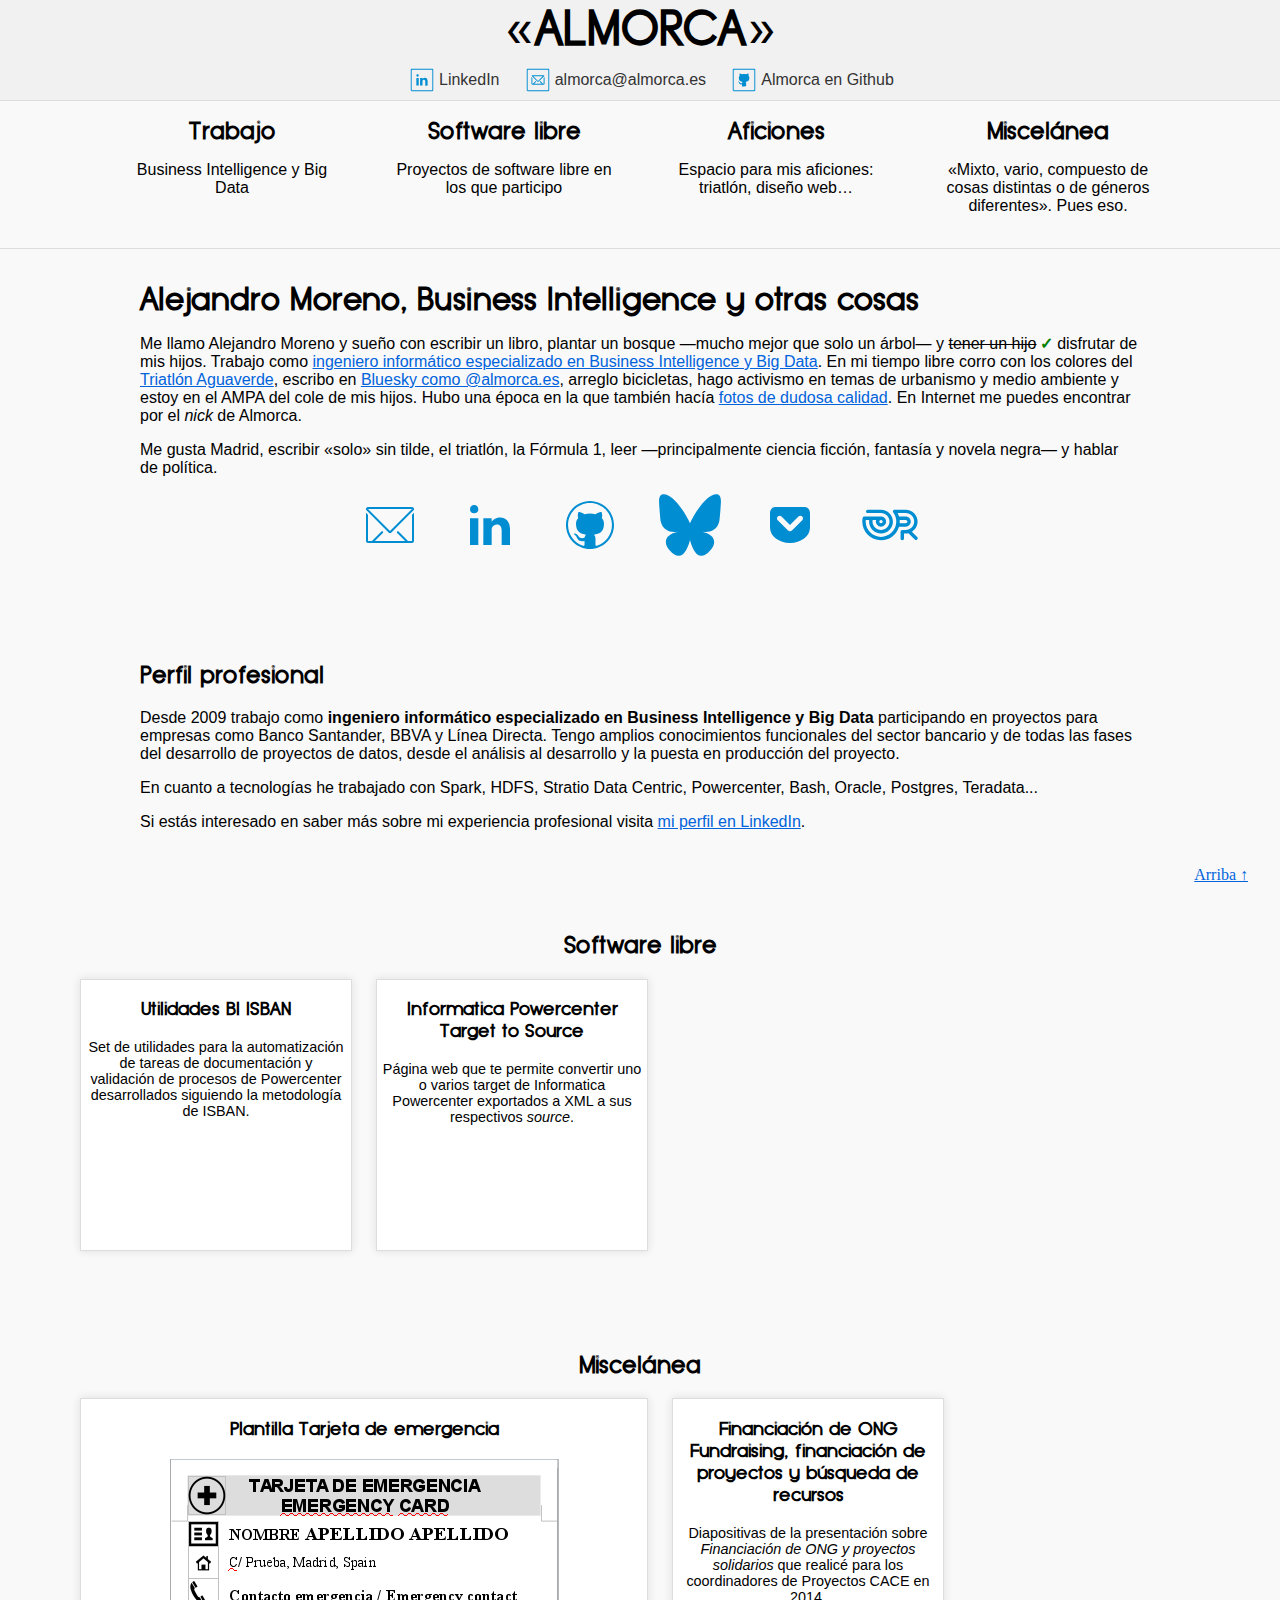
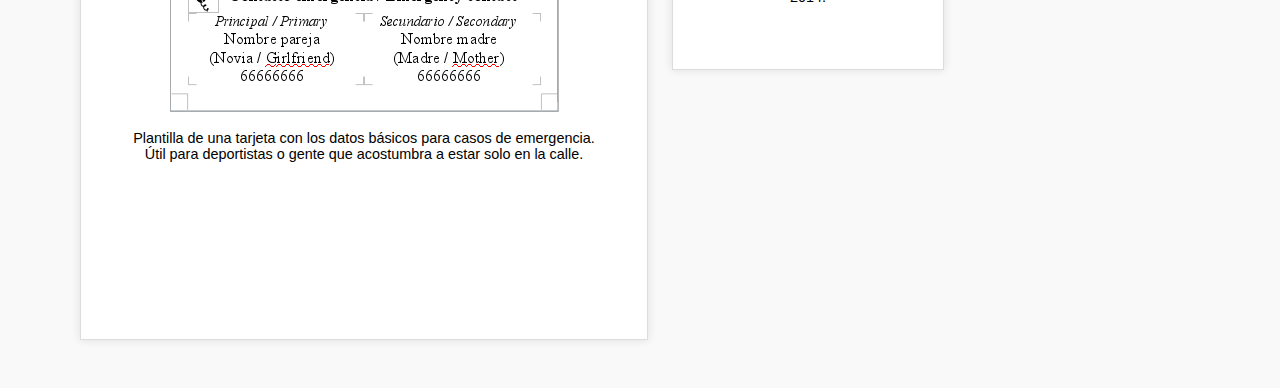
<file: index.html>
<!DOCTYPE html>
<html lang="es-ES">
<head>
    <link href="css/style.css" media="all" rel="stylesheet" type="text/css" />
    <title>Alejandro Moreno Calvo «Almorca»</title>
    <meta charset="utf-8" />
    <meta name="viewport" content="width=device-width, initial-scale=1.0" />
    <meta name="description" content="Me llamo Alejandro Moreno y sueño con escribir un libro, plantar un huerto —mucho mejor que solo un árbol— y disfrutar de mis hijos. Trabajo como ingeniero informático especializado en Business Intelligence Y Big Data. En mi tiempo libre escribo en BlueSky como @almorca_es, corro con los colores del Triatlón Aguaverde, hago fotos de dudosa calidad y colaboro en proyectos de software libre. En Internet me puedes encontrar por el nick de Almorca. Me gusta Madrid, escribir «solo» sin tilde, el triatlón, la Fórmula 1, leer —principalmente ciencia ficción, fantasía o novela negra— y estar informado de política." />
    <meta name="keywords" content="Alejandro Moreno Calvo, Almorca, Business Intelligence, Analista informático, software libre" />
	<!-- Etiquetas Open graph -->
	<meta property="og:title" content="Alejandro Moreno Calvo «Almorca»" />
	<meta property="og:type" content="website" />
	<meta property="og:url" content="http://www.almorca.es" />
	<!--<meta property="og:image" content="[URL]" /> -->
	<meta property="og:locale" content="es_ES" />
	<meta property="og:description" content="Me llamo Alejandro Moreno y sueño con escribir un libro, plantar un bosque —mucho mejor que solo un árbol— y disfrutar de mis hijos. Trabajo como ingeniero informático especializado en Business Intelligence y Big Data. En mi tiempo libre corro con los colores del Triatlón Aguaverde, arreglo bicicletas, escribo en Bluesky como @almorca.es, colaboro con temas de urbanismo y medio ambiente y estoy en el AMPA del cole de mis hijos. En Internet me puedes encontrar por el nick de Almorca. Me gusta Madrid, escribir «solo» sin tilde, el triatlón, la Fórmula 1, leer —principalmente ciencia ficción, fantasía o novela negra— y estar informado de política." />
	<!-- Twitter cards -->
	<meta name="twitter:card" content="summary" />
	<meta name="twitter:site" content="@almorca_es" />
	<meta name="twitter:creator" content="@almorca_es" />
</head>
<!-- En esta página se usan los microformatos h-resumen -->
<body class="h-resume">
	<header class="p-name p-contact h-card" id="top">
		<span class="header_contenedor" aria-hidden="true">&#171;</span>
		<h2><a href="http://www.almorca.es" class="p-name u-url" rel="home">Al<span>ejandro </span>Mor<span>eno </span>Ca<span>lvo</span></a></h2>
		<span class="header_contenedor" aria-hidden="true">&#187;</span>
		<ul id="header_social">
			<li class="linkedin"><a href="https://www.linkedin.com/in/alejandromorenocalvo" title="Alejandro Moreno Calvo en LinkedIn" class="u-url" rel="me">LinkedIn</a></li>
			<li class="mail"><a href="mailto:almorca@almorca.es" class="u-email" rel="me">almorca@almorca.es</a></li>
			<li class="github"><a href="https://github.com/Almorca" class="u-url" rel="me">Almorca en Github</a></li>
			<li class="ocultar"><a href="https://bsky.app/profile/almorca.es" title="@almorca.es en Bluesky" class="u-url" rel="me">@almorca.es</a></li>
			<li class="ocultar"><a href="https://getpocket.com/@almorca" class="u-url" rel="me">Almorca en Pocket</a></li>
			<li class="ocultar"><a href="https://theoldreader.com/profile/Almorca" class="u-url" rel="me">Almorca en The Old Reader</a></li>
			<li class="ocultar"><a href="https://www.flickr.com/photos/almorca/" class="u-url" rel="me">Almorca en Flickr</a></li>
		</ul>
	</header>
	<main>
		<aside id="main_menu">
		<a class="main_menu_topic" href="#trabajo">
			<h3>Trabajo</h3>
			<p>Business Intelligence y Big Data</p>
		</a>
		<a class="main_menu_topic" href="#software_libre">
			<h3>Software libre</h3>
			<p>Proyectos de software libre en los que participo</p>
		</a>
		<a class="main_menu_topic" href="#ocio">
			<h3>Aficiones</h3>
			<p>Espacio para mis aficiones: triatlón, diseño web&#8230;</p>
		</a>
		<a class="main_menu_topic" href="#miscelanea">
			<h3>Miscelánea</h3>
			<p><q>Mixto, vario, compuesto de cosas distintas o de géneros diferentes</q>. Pues eso.</p>
		</a>
		</aside>
		<section class="fix_column">
			<article>
				<h1><!-- 
				El class="p-name" se añade como atributo del microformato h-resume. 
				Más arriba hay otro p-name asociado al h-card pero si no se añade uno fuera del h-card los parseadores de microformatos se hacen un lío.
				--><span class="p-name">Alejandro Moreno</span>, Business Intelligence y otras cosas</h1>
				<p class="p-note">Me llamo Alejandro Moreno y sueño con escribir un libro, plantar un bosque &mdash;mucho mejor que solo un árbol&mdash; y <!--googleoff: snippet--><del class="done robots-nocontent" aria-hidden="true"><!-- aria-hidden="true" oculta el texto a los lectores de pantalla para discapacitados -->tener un hijo</del><!--googleon: snippet--> 
					disfrutar de mis hijos. Trabajo como <a href="https://www.linkedin.com/in/alejandromorenocalvo" title="Alejandro Moreno Calvo en LinkedIn">ingeniero informático especializado en Business Intelligence y Big Data</a>. 
					En mi tiempo libre corro con los colores del <a href="https://triatlonaguaverde.org">Triatlón Aguaverde</a>, escribo en <a href="https://bsky.app/profile/almorca.es">Bluesky como @almorca.es</a>, arreglo bicicletas, hago activismo en temas de urbanismo y medio ambiente y estoy en el AMPA del cole de mis hijos.
					Hubo una época en la que también hacía <a href="https://www.flickr.com/photos/almorca/" title="Fotorgrafías de Alejandro Moreno en Flickr">fotos de dudosa calidad</a>.
					En Internet me puedes encontrar por el <span class="cursiva">nick</span> de <!-- class="p-nickname" pertenece al microformato --><span class="p-nickname">Almorca</span>.</p>
				<p>Me gusta Madrid, escribir <q>solo</q> sin tilde, el triatlón, la Fórmula 1, leer &mdash;principalmente ciencia ficción, fantasía y novela negra&mdash; y hablar de política.</p>
			</article>
			<div id="content_social">
				<ul class="lista_horizontal">
					<li><a href="mailto:almorca@almorca.es" title="Contactarme por correo electrónico"><img alt="Contactarme por correo electrónico" src="[data-uri]" /></a></li>
					<li><a href="https://www.linkedin.com/in/alejandromorenocalvo" title="Mi perfil en LinkedIn"><img alt="Mi perfil en LinkedIn" src="[data-uri]" /></a></li>
					<li><a href="https://github.com/Almorca" title="Ver mis proyectos en Github"><img alt="Ver mis proyectos en Github" src="[data-uri]" /></a></li>
					<li><a href="https://bsky.app/profile/almorca.es" title="Verme en Bluesky"><img alt="Verme en Bluesky" src="[data-uri]"></a></li>
					<li><a href="https://getpocket.com/@almorca" title="Ver mis artículos recomendados en Pocket"><img alt="Ver mis artículos recomendados en Pocket" src="[data-uri]" /></a></li>
					<li><a href="https://theoldreader.com/profile/Almorca" title="Ver mis artículos recomendados en The Old Reader"><img alt="Ver mis artículos recomendados en The Old Reader" src="[data-uri]" /></a></li>
				</ul>
			</div>
		</section>
		<section id="trabajo" class="fix_column">
			<h2>Perfil profesional</h2>
			<!-- La clase p-summary forma parte del microformato h-resume -->
			<article class="p-summary">
				<p>Desde 2009 trabajo como <strong>ingeniero informático especializado en Business Intelligence y Big Data</strong> participando en proyectos para empresas como Banco Santander, BBVA y Línea Directa. Tengo amplios conocimientos funcionales del sector bancario y de todas las fases del desarrollo de proyectos de datos, desde el análisis al desarrollo y la puesta en producción del proyecto.</p>
				<p>En cuanto a tecnologías he trabajado con <!-- La clase p-skill forma parte del microformato h-resume --><span class="p-skill">Spark</span>, <span class="p-skill">HDFS</span>, <span class="p-skill">Stratio Data Centric</span>, <span class="p-skill">Powercenter</span>, <span class="p-skill">Bash</span>, <span class="p-skill">Oracle</span>, <span class="p-skill">Postgres</span>, <span class="p-skill">Teradata</span>...</p>
				<p>Si estás interesado en saber más sobre mi experiencia profesional visita <a href="https://www.linkedin.com/in/alejandromorenocalvo" title="Alejandro Moreno Calvo en LinkedIn">mi perfil en LinkedIn</a>.</p>
			</article>
		</section>
		<section id="software_libre" class="clearfix">
			<h2>Software libre</h2>
			<article>
				<a href="https://github.com/Almorca/utilidades_bi_isban">
					<div class="content_minibox">
						<h3>Utilidades BI ISBAN</h3>
						<p>Set de utilidades para la automatización de tareas de documentación y validación de procesos de Powercenter desarrollados siguiendo la metodología de ISBAN.</p>
					</div>
				</a>
			</article>
			<article>
				<a href="proyectos/BI/TargetToSource.html">
					<div class="content_minibox">
						<h3>Informatica Powercenter Target to Source</h3>
						<p>Página web que te permite convertir uno o varios target de Informatica Powercenter exportados a XML a sus respectivos <em>source</em>.</p>
					</div>
				</a>
			</article>
		</section>
		<section id="miscelanea" class="clearfix">
			<h2>Miscelánea</h2>
			<article>
				<a href="static/tarjeta.ott">
					<div class="content_minibox_2x2">
						<h3>Plantilla Tarjeta de emergencia</h3>
						<img src="static/tarjeta.png" alt="Imagen de la Plantilla Tarjeta de emergencia" />
						<p>Plantilla de una tarjeta con los datos básicos para casos de emergencia. <br />Útil para deportistas o gente que acostumbra a estar solo en la calle.</p>
					</div>
				</a>
			</article>
			<article>
				<a href="static/financiacion_ong.pdf">
					<div class="content_minibox">
						<h3>Financiación de ONG <br />Fundraising, financiación de proyectos y búsqueda de recursos</h3>
						<p>Diapositivas de la presentación sobre <span class="cursiva">Financiación de ONG y proyectos solidarios</span> que realicé para los coordinadores de Proyectos CACE en 2014.</p>
					</div>
				</a>
			</article>
		</section>
	</main>
	<footer>
		<div class="goTop"><a href="#top" title="Subir al inicio de la p&aacute;gina">Arriba <span>&uarr;</span></a></div>
	</footer>
	<!-- Metadatos para buscadores. -->
	<script type="applicaton/ld+json">
	{
		"@context": "http://schema.org",
		"@graph":
		[
			{
				"@type": "Person",
				"name": "Alejandro Moreno Calvo",
				"alternateName": "Almorca",
				"url": "http://www.almorca.es",
				"email": "almorca@almorca.es",
				"sameAs": [
					"https://www.linkedin.com/in/alejandromorenocalvo",
					"https://github.com/Almorca",
					"https://twitter.com/almorca_es",
					"https://bsky.app/profile/almorca.es",
					"https://getpocket.com/@almorca",
					"https://theoldreader.com/profile/Almorca"
					]
			},
			{
			 "@context": "http://schema.org",
			 "@type": "BreadcrumbList",
			 "itemListElement":
			 [
			  {
			   "@type": "ListItem",
			   "position": 1,
			   "item":
			   {
				"@id": "http://www.almorca.es/#trabajo",
				"name": "Trabajo",
			"description": "Business Intelligence y Big Data"
				}
			  },
			  {
			   "@type": "ListItem",
			  "position": 2,
			  "item":
			   {
				 "@id": "http://www.almorca.es/#software_libre",
				 "name": "Software libre",
			"description": "Proyectos de software libre en los que participo"
			   }
			},
			 {
			   "@type": "ListItem",
			  "position": 3,
			  "item":
			   {
				 "@id": "http://www.almorca.es/#ocio",
				 "name": "Aficiones",
			"description": "Espacio para mis aficiones: triatlón, diseño web&#8230;"
			   }
			},
			{
			   "@type": "ListItem",
			  "position": 4,
			  "item":
			   {
				 "@id": "http://www.almorca.es/#ocio",
				 "name": "Miscelánea",
			"description": "<q>Mixto, vario, compuesto de cosas distintas o de géneros diferentes</q>. Pues eso."
			   }
			  }
			 ]
			}
		]
	}
	</script>
</body>
</html>
</file>
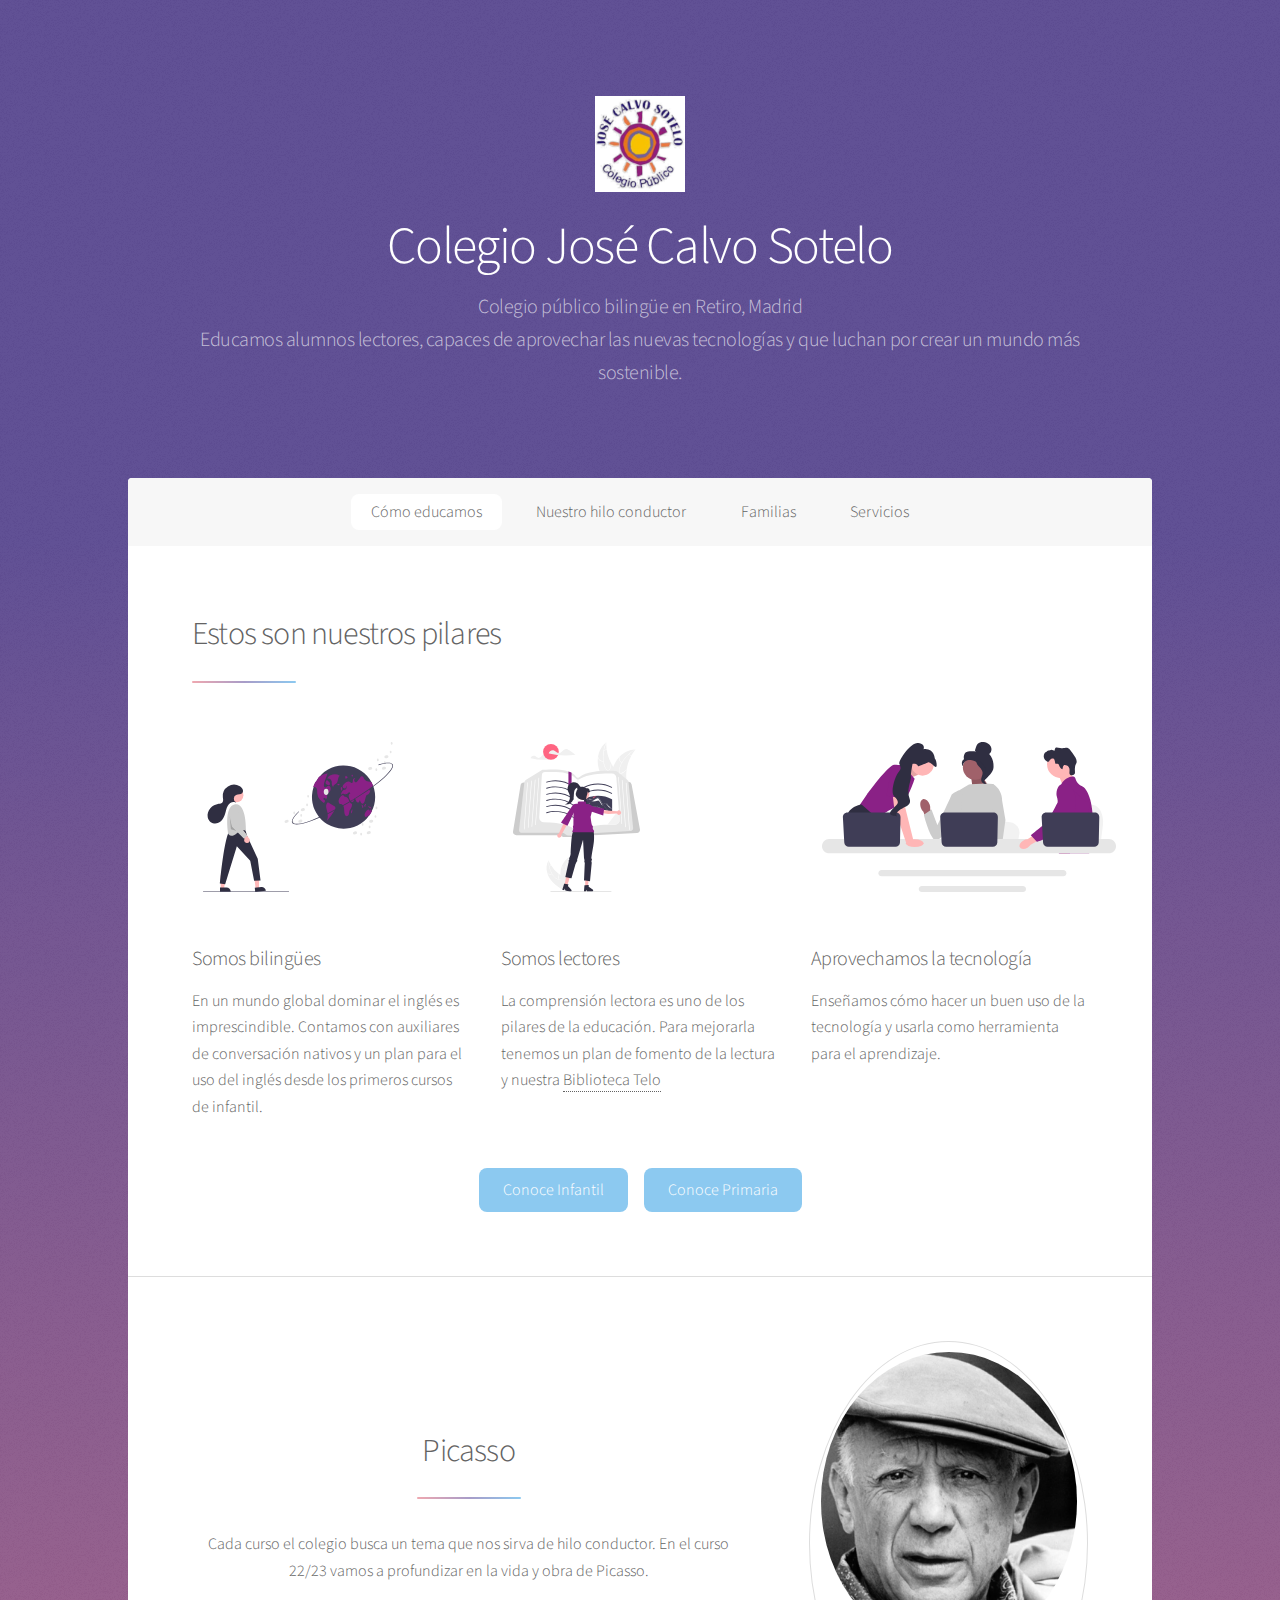
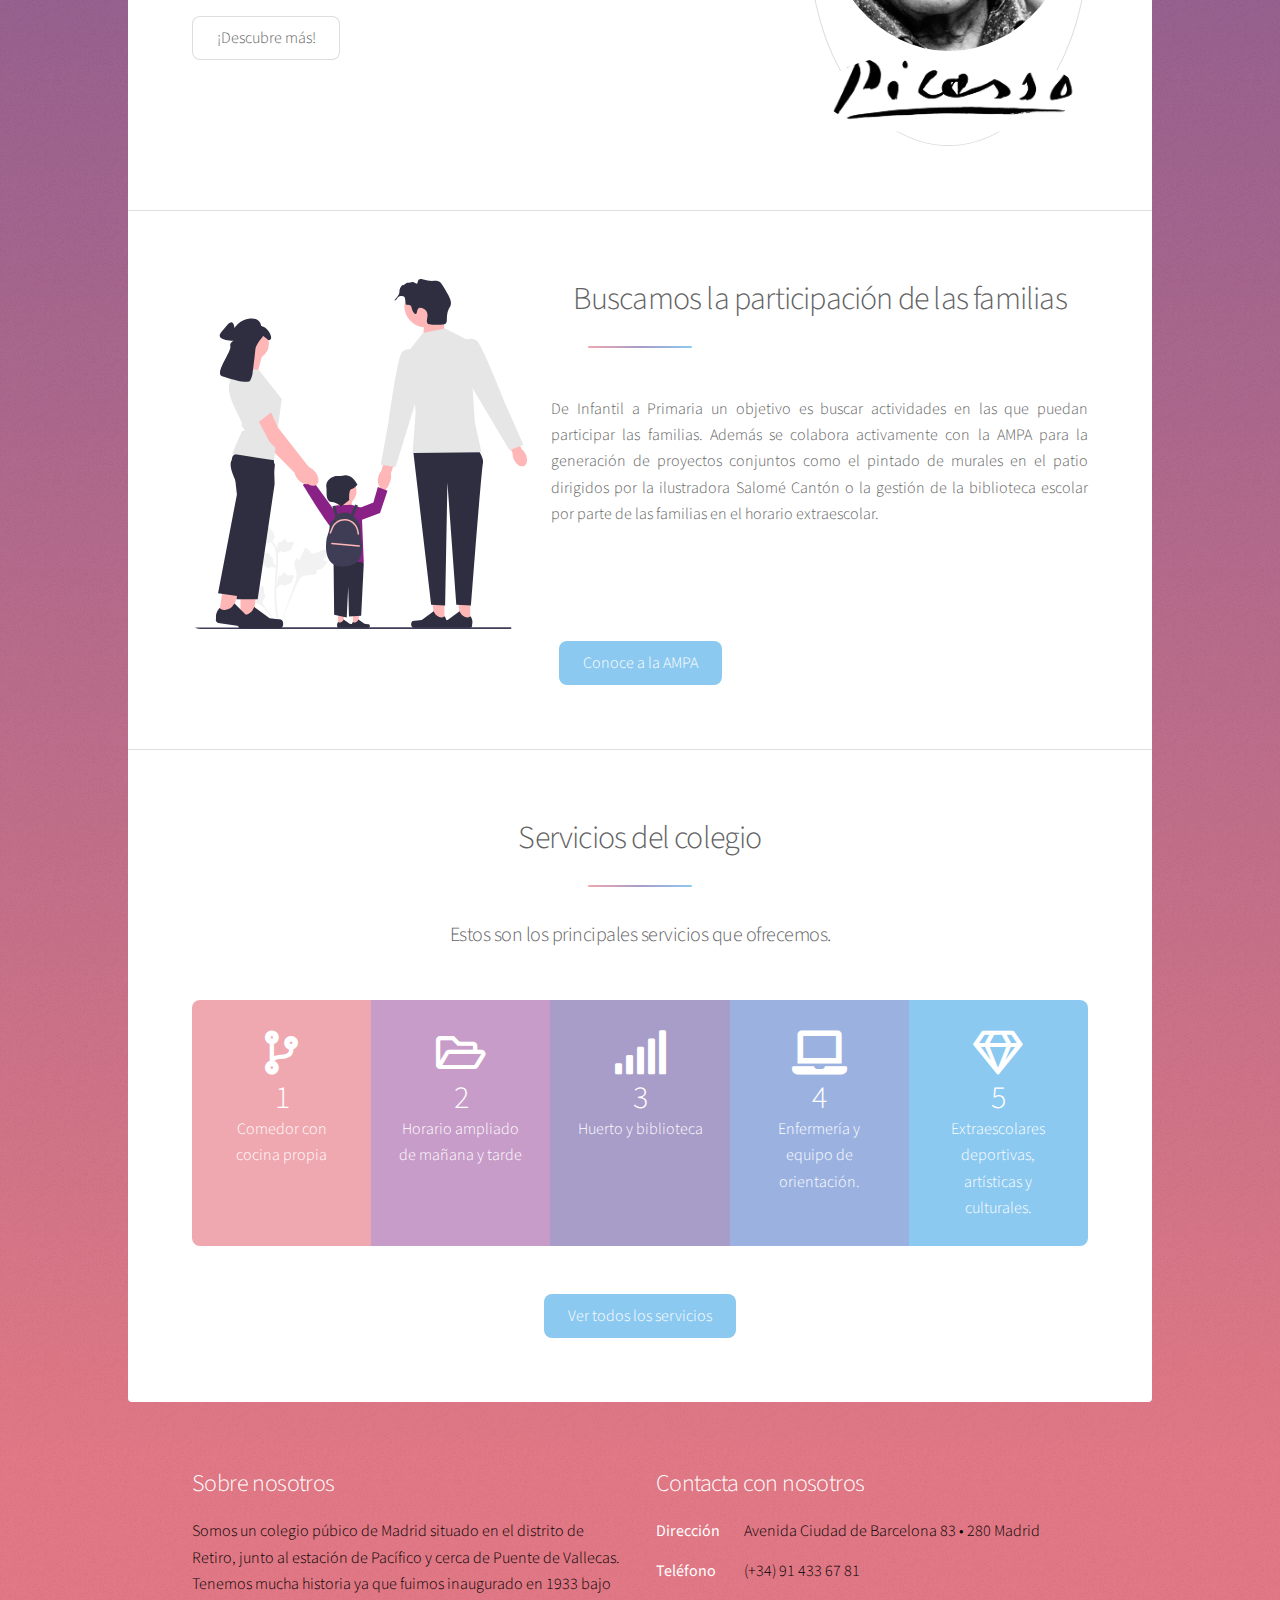
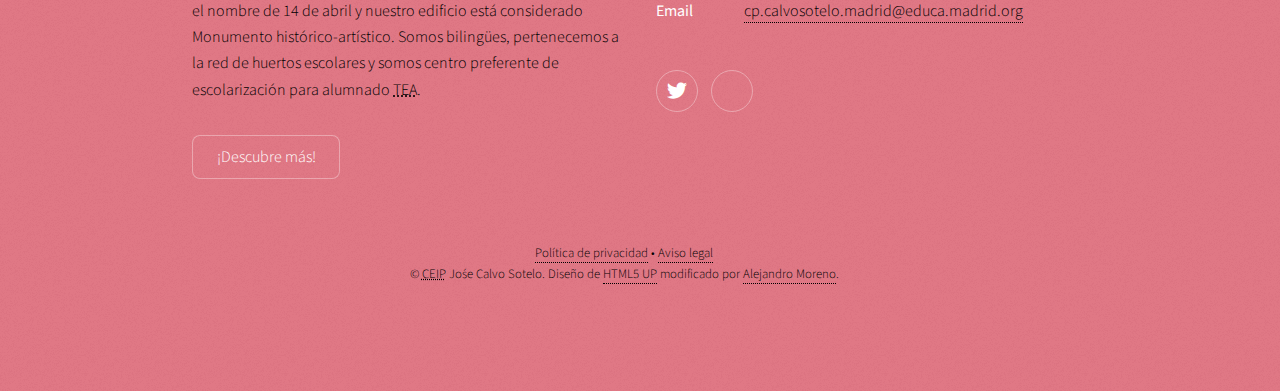
<file: web_calvo_sotelo/index.html>
<!DOCTYPE HTML>
<!--
	Stellar by HTML5 UP
	html5up.net | @ajlkn
	Free for personal and commercial use under the CCA 3.0 license (html5up.net/license)
-->
<html>
	<head>
		<title>Colegio púbico José Calvo Sotelo</title>
		<meta charset="utf-8" />
		<meta name="viewport" content="width=device-width, initial-scale=1, user-scalable=no" />
		<meta name="robots" content="noindex">
		<link rel="stylesheet" href="assets/css/main.css" />
		<noscript><link rel="stylesheet" href="assets/css/noscript.css" /></noscript>
	</head>
	<body class="is-preload">

		<!-- Wrapper -->
			<div id="wrapper">

				<!-- Header -->
					<header id="header" class="alt">
						<span class="logo"><img src="images/logo.png" alt="Colegio público José Calvo Sotelo" height="96px"/></span>
						<h1>Colegio José Calvo Sotelo</h1>
						<p>Colegio público bilingüe en Retiro, Madrid<br />
						Educamos alumnos lectores, capaces de aprovechar las nuevas tecnologías y que luchan por crear un mundo más sostenible.</p>
					</header>

				<!-- Nav -->
					<nav id="nav">
						<ul>
							<li><a href="#intro" class="active">Cómo educamos</a></li>
							<li><a href="#first">Nuestro hilo conductor</a></li>
							<li><a href="#second">Familias</a></li>
							<li><a href="#cta">Servicios</a></li>
						</ul>
					</nav>

				<!-- Main -->
					<div id="main">

						<!-- Cómo educamos -->
							<section id="intro" class="main">
								<header class="major">
									<h2>Estos son nuestros pilares</h2>
								</header>
								<ul class="features">
									<li>
										<span class="icon major"><img src="images/undraw_around_the_world.svg" alt="" height="150px" /></span>
										<h3>Somos bilingües</h3>
										<p>En un mundo global dominar el inglés es imprescindible. Contamos con auxiliares de conversación nativos y un plan para el uso del inglés desde los primeros cursos de infantil.</p>
									</li>
									<li>
										<span class="icon major"><img src="images/undraw_bibliophile.svg" alt="" height="150px" /></span>
										<h3>Somos lectores</h3>
										<p>La comprensión lectora es uno de los pilares de la educación. Para mejorarla tenemos un plan de fomento de la lectura y nuestra <a>Biblioteca Telo</a></p>
									</li>
									<li>
										<span class="icon major"><img src="images/undraw_engineering.svg" alt="" height="150px" /></span>
										<h3>Aprovechamos la tecnología</h3>
										<p>Enseñamos cómo hacer un buen uso de la tecnología y usarla como herramienta para el aprendizaje.</p>
									</li>
								</ul>
								<footer class="major">
									<ul class="actions special">
										<li><a href="generic.html" class="button primary">Conoce Infantil</a></li>
										<li><a href="generic.html" class="button primary">Conoce Primaria</a></li>
									</ul>
								</footer>
							</section>

						<!-- Nuestro hilo conductor -->
							<section id="first" class="main special">
								<div class="spotlight">
									<div class="content">
										<header class="major">
											<h2>Picasso</h2>
										</header>
										<p>Cada curso el colegio busca un tema que nos sirva de hilo conductor. En el curso 22/23 vamos a profundizar en la vida y obra de Picasso.</p>
										<ul class="actions">
											<li><a href="generic.html" class="button">¡Descubre más!</a></li>
										</ul>
									</div>
									<span class="image"><img src="images/Pablo_picasso_1.jpg" alt="" /><img src="images/Picasso_Signatur.jpg" alt="" /></span>
								</div>
							</section>

						<!-- Familias -->
							<section id="second" class="main special">
								<span class="image left"><img src="images/undraw_family.svg" alt="" height="350em" /></span>
								<header class="major">
									<h2>Buscamos la participación de las familias</h2>
								</header> 
								<p class="content">De Infantil a Primaria un objetivo es buscar actividades en las que puedan participar las familias. Además se colabora activamente con la AMPA para la generación de proyectos conjuntos como el pintado de murales en el patio dirigidos por la ilustradora Salomé Cantón o la gestión de la biblioteca escolar por parte de las familias en el horario extraescolar.</p>
								<footer class="major">
									<ul class="actions special">
										<li><a href="generic.html" class="button primary">Conoce a la AMPA</a></li>
									</ul>
								</footer>
							</section>

						<!-- Servicios -->
							<section id="cta" class="main special">
								<header class="major">
									<h2>Servicios del colegio</h2>
									<p>Estos son los principales servicios que ofrecemos.</p>
								</header>
								<ul class="statistics">
									<li class="style1">
										<span class="icon solid fa-code-branch"></span>
										<strong>1</strong> Comedor con cocina propia
									</li>
									<li class="style2">
										<span class="icon fa-folder-open"></span>
										<strong>2</strong> Horario ampliado de mañana y tarde
									</li>
									<li class="style3">
										<span class="icon solid fa-signal"></span>
										<strong>3</strong> Huerto y biblioteca
									</li>
									<li class="style4">
										<span class="icon solid fa-laptop"></span>
										<strong>4</strong> Enfermería y equipo de orientación.
									</li>
									<li class="style5">
										<span class="icon fa-gem"></span>
										<strong>5</strong> Extraescolares deportivas, artísticas y culturales.
									</li>
								</ul>
								<footer class="major">
									<ul class="actions special">
										<li><a href="generic.html" class="button primary">Ver todos los servicios</a></li>
									</ul>
								</footer>
							</section>

					</div>

				<!-- Footer -->
					<footer id="footer">
						<section>
							<h2>Sobre nosotros</h2>
							<p>Somos un colegio púbico de Madrid situado en el distrito de Retiro, junto al estación de Pacífico y cerca de Puente de Vallecas. Tenemos mucha historia ya que fuimos inaugurado en 1933 bajo el nombre de 14 de abril y nuestro edificio está considerado Monumento histórico-artístico. Somos bilingües, pertenecemos a la red de huertos escolares y somos centro preferente de escolarización para alumnado <abbr title="Transtorno del Expectro Autista">TEA</abbr>.</p>
							<ul class="actions">
								<li><a href="generic.html" class="button">¡Descubre más!</a></li>
							</ul>
						</section>
						<section>
							<h2>Contacta con nosotros</h2>
							<dl class="alt">
								<dt>Dirección</dt>
								<dd>Avenida Ciudad de Barcelona 83 &bull; 280 Madrid</dd>
								<dt>Teléfono</dt>
								<dd>(+34) 91 433 67 81</dd>
								<dt>Email</dt>
								<dd><a href="mailto:cp.calvosotelo.madrid@educa.madrid.org">cp.calvosotelo.madrid@educa.madrid.org</a></dd>
							</dl>
							<ul class="icons">
								<li><a href="#" class="icon brands fa-twitter alt"><span class="label">Twitter</span></a></li>
								<li><a href="#" class="icon brands fa-laptop alt"><span class="label">Robles</span></a></li>
							</ul>
						</section>
						<p class="copyright"><a href="#">Política de privacidad</a> &bull; <a href="#">Aviso legal</a><br />
						&copy; <abbr title="Centro de Educación de Infantil y Primaria">CEIP</abbr> Jośe Calvo Sotelo. Diseño de <a href="https://html5up.net">HTML5 UP</a> modificado por <a href="https://almorca.es">Alejandro Moreno</a>.</p>
					</footer>

			</div>

		<!-- Scripts -->
			<script src="assets/js/jquery.min.js"></script>
			<script src="assets/js/jquery.scrollex.min.js"></script>
			<script src="assets/js/jquery.scrolly.min.js"></script>
			<script src="assets/js/browser.min.js"></script>
			<script src="assets/js/breakpoints.min.js"></script>
			<script src="assets/js/util.js"></script>
			<script src="assets/js/main.js"></script>

	</body>
</html>
</file>
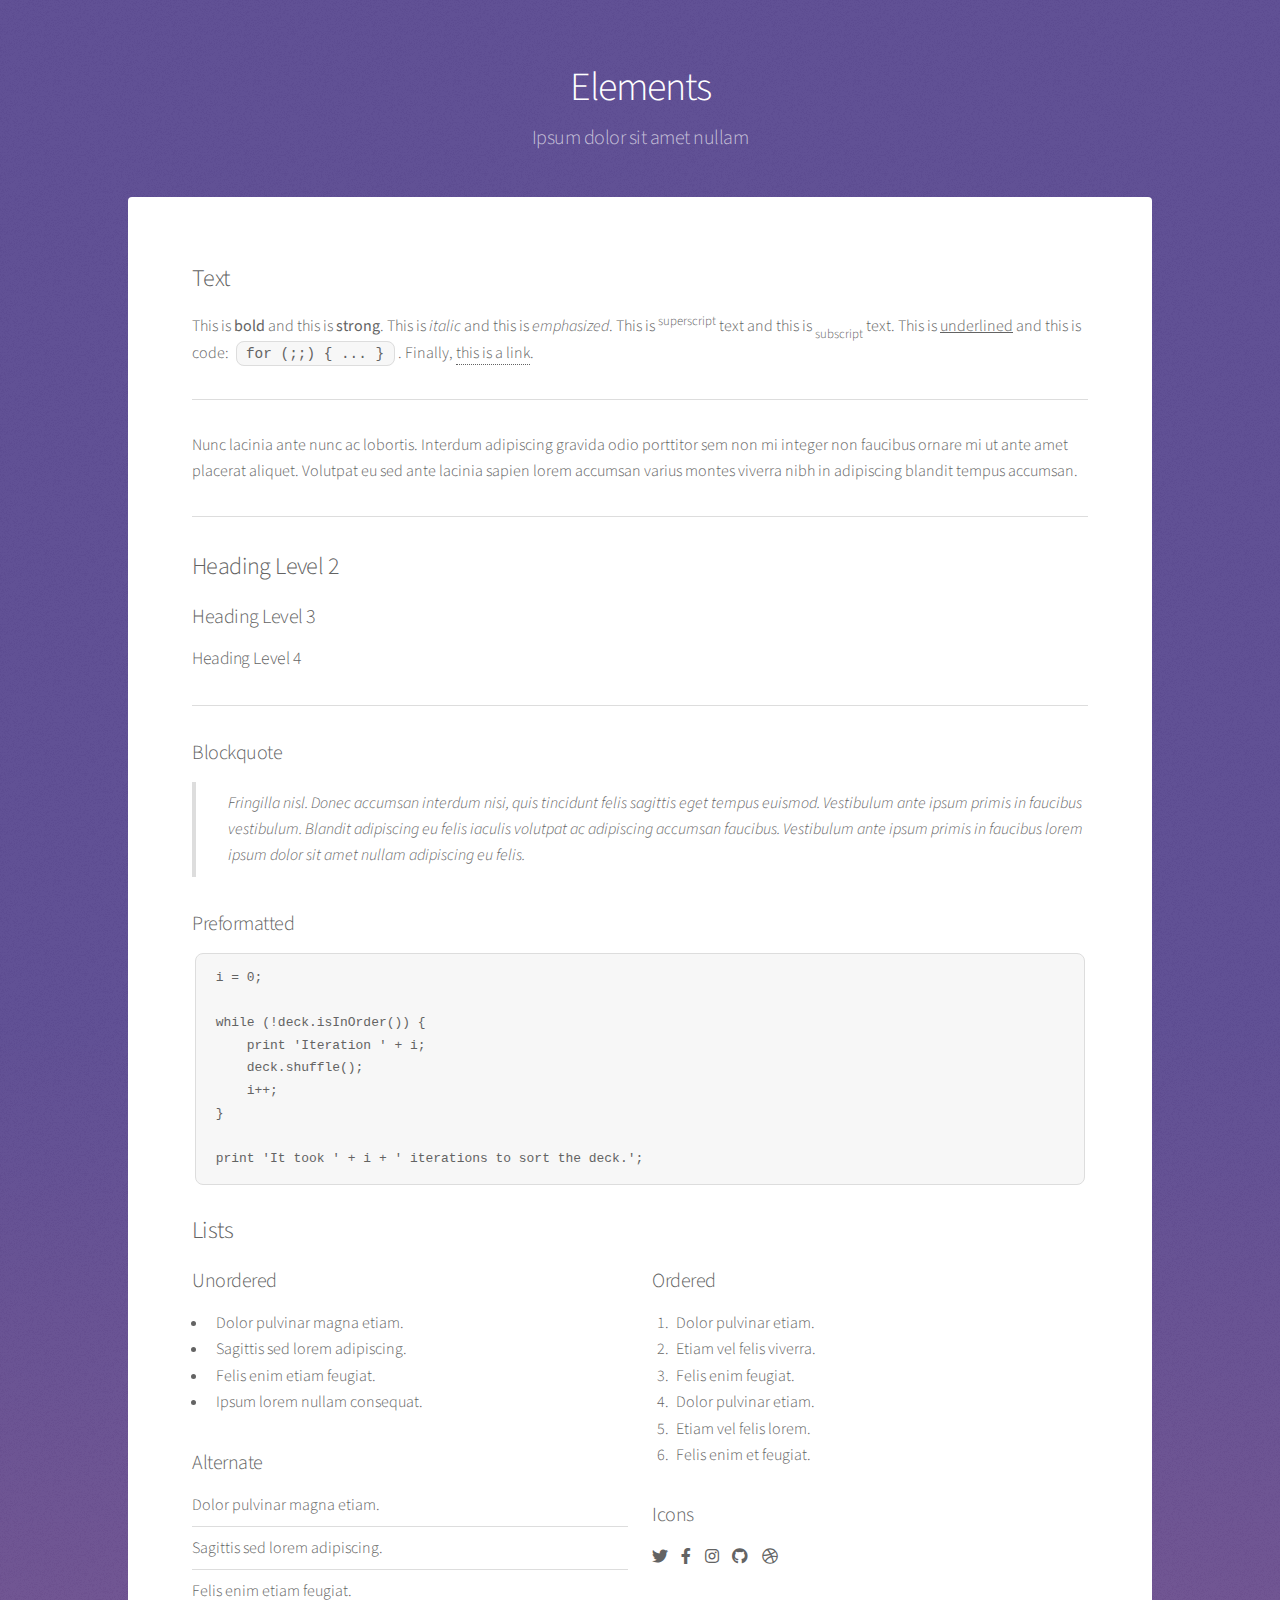
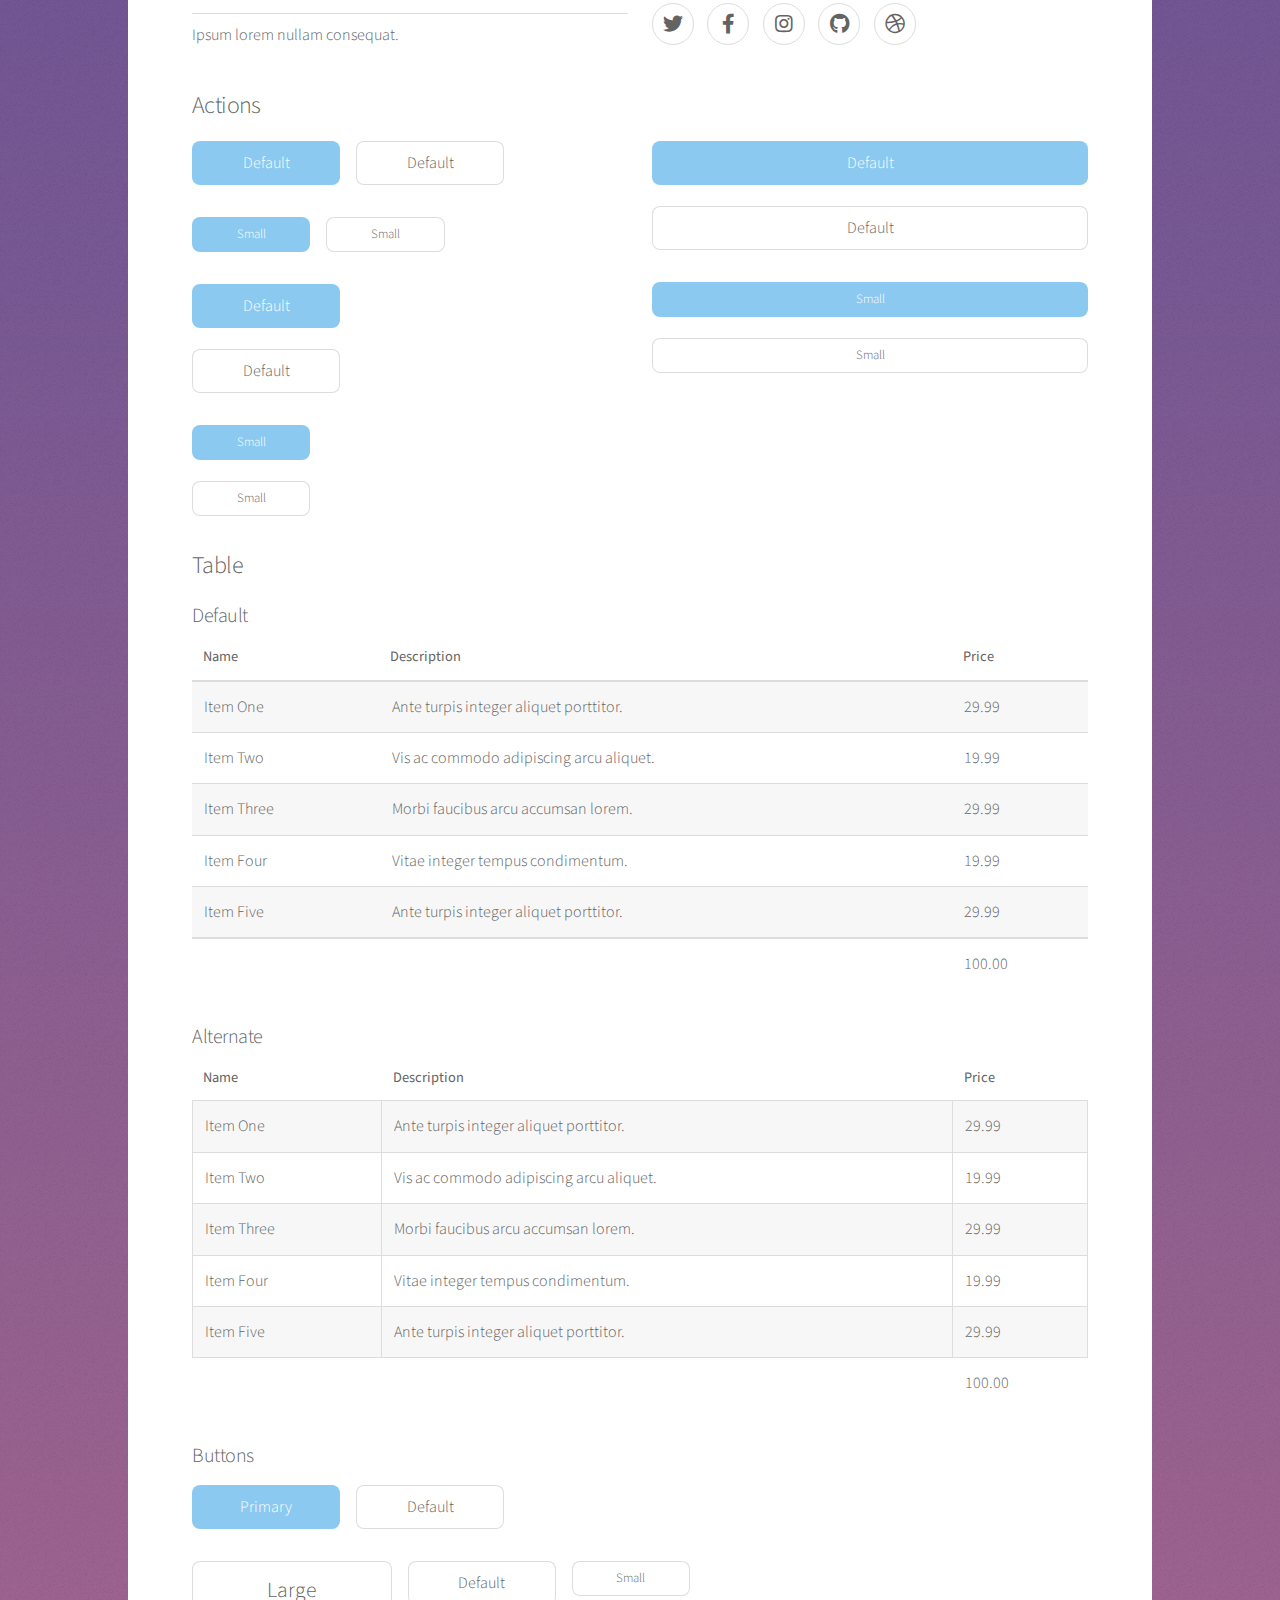
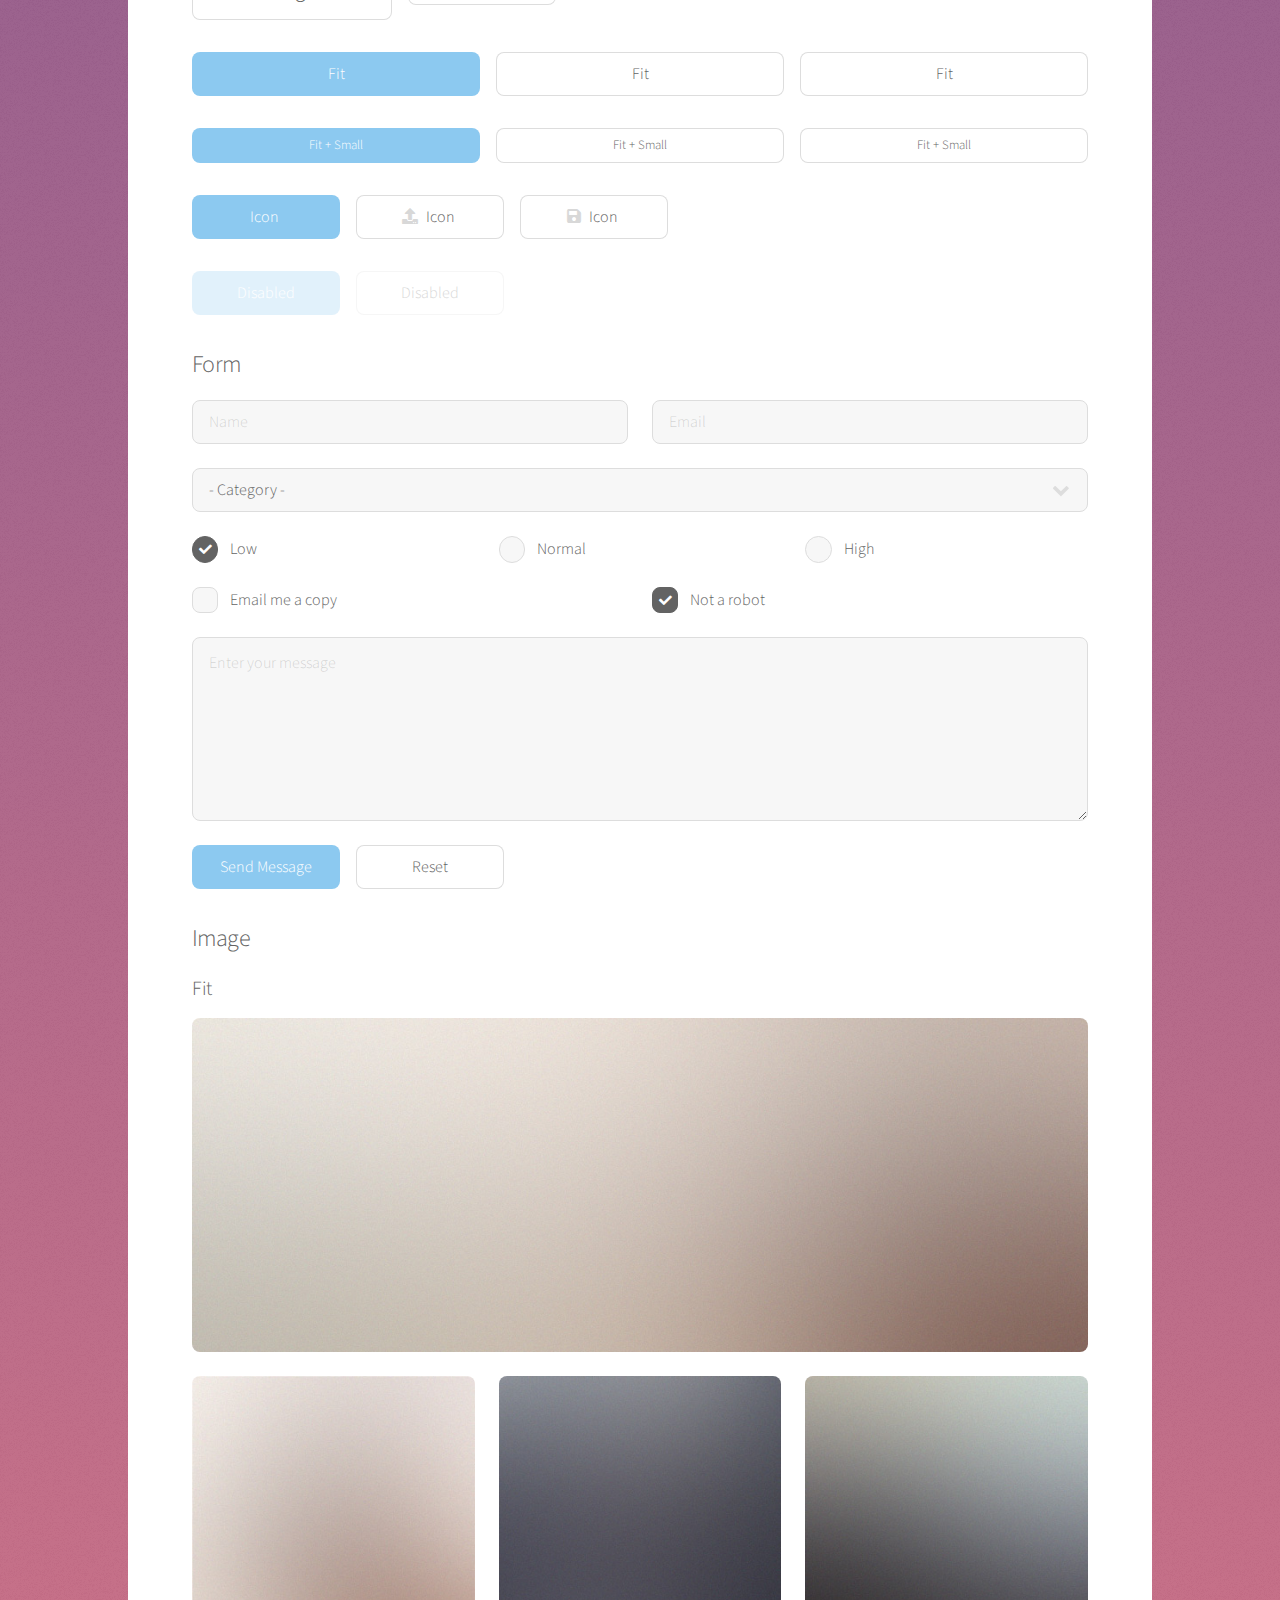
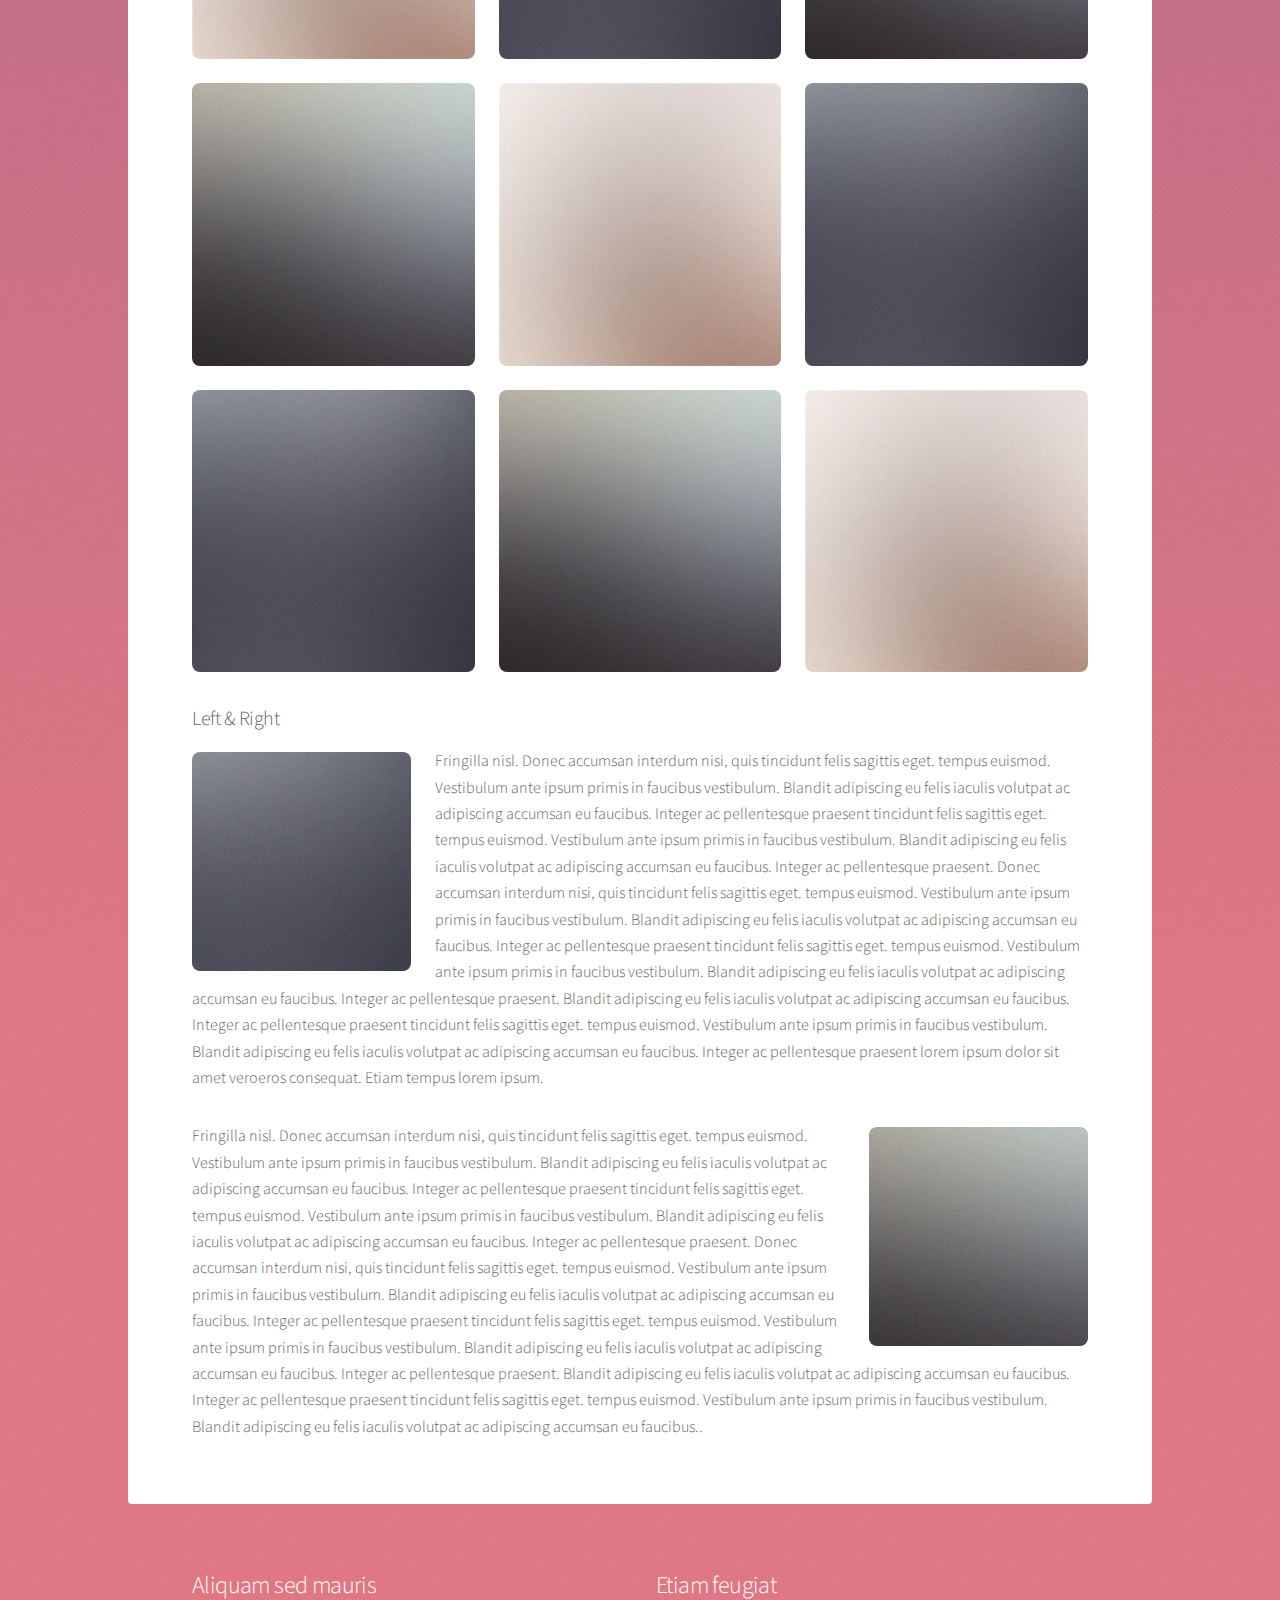
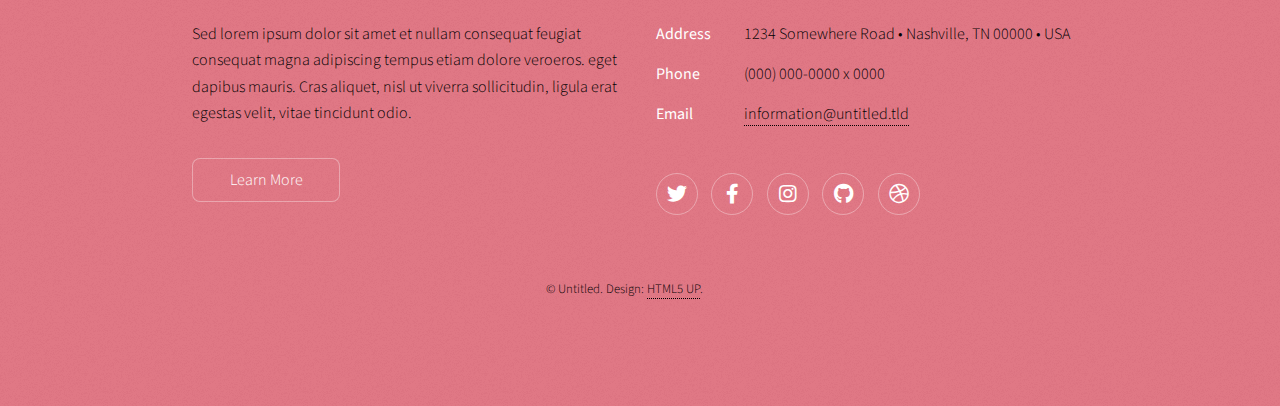
<file: web_calvo_sotelo/elements.html>
<!DOCTYPE HTML>
<!--
	Stellar by HTML5 UP
	html5up.net | @ajlkn
	Free for personal and commercial use under the CCA 3.0 license (html5up.net/license)
-->
<html>
	<head>
		<title>Elements - Stellar by HTML5 UP</title>
		<meta charset="utf-8" />
		<meta name="viewport" content="width=device-width, initial-scale=1, user-scalable=no" />
		<link rel="stylesheet" href="assets/css/main.css" />
		<noscript><link rel="stylesheet" href="assets/css/noscript.css" /></noscript>
	</head>
	<body class="is-preload">

		<!-- Wrapper -->
			<div id="wrapper">

				<!-- Header -->
					<header id="header">
						<h1>Elements</h1>
						<p>Ipsum dolor sit amet nullam</p>
					</header>

				<!-- Main -->
					<div id="main">

						<!-- Content -->
							<section id="content" class="main">

								<!-- Text -->
									<section>
										<h2>Text</h2>
										<p>This is <b>bold</b> and this is <strong>strong</strong>. This is <i>italic</i> and this is <em>emphasized</em>.
										This is <sup>superscript</sup> text and this is <sub>subscript</sub> text.
										This is <u>underlined</u> and this is code: <code>for (;;) { ... }</code>. Finally, <a href="#">this is a link</a>.</p>
										<hr />
										<p>Nunc lacinia ante nunc ac lobortis. Interdum adipiscing gravida odio porttitor sem non mi integer non faucibus ornare mi ut ante amet placerat aliquet. Volutpat eu sed ante lacinia sapien lorem accumsan varius montes viverra nibh in adipiscing blandit tempus accumsan.</p>
										<hr />
										<h2>Heading Level 2</h2>
										<h3>Heading Level 3</h3>
										<h4>Heading Level 4</h4>
										<hr />
										<h3>Blockquote</h3>
										<blockquote>Fringilla nisl. Donec accumsan interdum nisi, quis tincidunt felis sagittis eget tempus euismod. Vestibulum ante ipsum primis in faucibus vestibulum. Blandit adipiscing eu felis iaculis volutpat ac adipiscing accumsan faucibus. Vestibulum ante ipsum primis in faucibus lorem ipsum dolor sit amet nullam adipiscing eu felis.</blockquote>
										<h3>Preformatted</h3>
										<pre><code>i = 0;

while (!deck.isInOrder()) {
    print 'Iteration ' + i;
    deck.shuffle();
    i++;
}

print 'It took ' + i + ' iterations to sort the deck.';</code></pre>
									</section>

								<!-- Lists -->
									<section>
										<h2>Lists</h2>
										<div class="row">
											<div class="col-6 col-12-medium">
												<h3>Unordered</h3>
												<ul>
													<li>Dolor pulvinar magna etiam.</li>
													<li>Sagittis sed lorem adipiscing.</li>
													<li>Felis enim etiam feugiat.</li>
													<li>Ipsum lorem nullam consequat.</li>
												</ul>
												<h3>Alternate</h3>
												<ul class="alt">
													<li>Dolor pulvinar magna etiam.</li>
													<li>Sagittis sed lorem adipiscing.</li>
													<li>Felis enim etiam feugiat.</li>
													<li>Ipsum lorem nullam consequat.</li>
												</ul>
											</div>
											<div class="col-6 col-12-medium">
												<h3>Ordered</h3>
												<ol>
													<li>Dolor pulvinar etiam.</li>
													<li>Etiam vel felis viverra.</li>
													<li>Felis enim feugiat.</li>
													<li>Dolor pulvinar etiam.</li>
													<li>Etiam vel felis lorem.</li>
													<li>Felis enim et feugiat.</li>
												</ol>
												<h3>Icons</h3>
												<ul class="icons">
													<li><a href="#" class="icon brands fa-twitter"><span class="label">Twitter</span></a></li>
													<li><a href="#" class="icon brands fa-facebook-f"><span class="label">Facebook</span></a></li>
													<li><a href="#" class="icon brands fa-instagram"><span class="label">Instagram</span></a></li>
													<li><a href="#" class="icon brands fa-github"><span class="label">GitHub</span></a></li>
													<li><a href="#" class="icon brands fa-dribbble"><span class="label">Dribbble</span></a></li>
												</ul>
												<ul class="icons">
													<li><a href="#" class="icon brands alt fa-twitter"><span class="label">Twitter</span></a></li>
													<li><a href="#" class="icon brands alt fa-facebook-f"><span class="label">Facebook</span></a></li>
													<li><a href="#" class="icon brands alt fa-instagram"><span class="label">Instagram</span></a></li>
													<li><a href="#" class="icon brands alt fa-github"><span class="label">GitHub</span></a></li>
													<li><a href="#" class="icon brands alt fa-dribbble"><span class="label">Dribbble</span></a></li>
												</ul>
											</div>
										</div>
										<h2>Actions</h2>
										<div class="row">
											<div class="col-6 col-12-medium">
												<ul class="actions">
													<li><a href="#" class="button primary">Default</a></li>
													<li><a href="#" class="button">Default</a></li>
												</ul>
												<ul class="actions small">
													<li><a href="#" class="button primary small">Small</a></li>
													<li><a href="#" class="button small">Small</a></li>
												</ul>
												<ul class="actions stacked">
													<li><a href="#" class="button primary">Default</a></li>
													<li><a href="#" class="button">Default</a></li>
												</ul>
												<ul class="actions stacked">
													<li><a href="#" class="button primary small">Small</a></li>
													<li><a href="#" class="button small">Small</a></li>
												</ul>
											</div>
											<div class="col-6 col-12-medium">
												<ul class="actions stacked">
													<li><a href="#" class="button primary fit">Default</a></li>
													<li><a href="#" class="button fit">Default</a></li>
												</ul>
												<ul class="actions stacked">
													<li><a href="#" class="button primary small fit">Small</a></li>
													<li><a href="#" class="button small fit">Small</a></li>
												</ul>
											</div>
										</div>
									</section>

								<!-- Table -->
									<section>
										<h2>Table</h2>
										<h3>Default</h3>
										<div class="table-wrapper">
											<table>
												<thead>
													<tr>
														<th>Name</th>
														<th>Description</th>
														<th>Price</th>
													</tr>
												</thead>
												<tbody>
													<tr>
														<td>Item One</td>
														<td>Ante turpis integer aliquet porttitor.</td>
														<td>29.99</td>
													</tr>
													<tr>
														<td>Item Two</td>
														<td>Vis ac commodo adipiscing arcu aliquet.</td>
														<td>19.99</td>
													</tr>
													<tr>
														<td>Item Three</td>
														<td> Morbi faucibus arcu accumsan lorem.</td>
														<td>29.99</td>
													</tr>
													<tr>
														<td>Item Four</td>
														<td>Vitae integer tempus condimentum.</td>
														<td>19.99</td>
													</tr>
													<tr>
														<td>Item Five</td>
														<td>Ante turpis integer aliquet porttitor.</td>
														<td>29.99</td>
													</tr>
												</tbody>
												<tfoot>
													<tr>
														<td colspan="2"></td>
														<td>100.00</td>
													</tr>
												</tfoot>
											</table>
										</div>

										<h3>Alternate</h3>
										<div class="table-wrapper">
											<table class="alt">
												<thead>
													<tr>
														<th>Name</th>
														<th>Description</th>
														<th>Price</th>
													</tr>
												</thead>
												<tbody>
													<tr>
														<td>Item One</td>
														<td>Ante turpis integer aliquet porttitor.</td>
														<td>29.99</td>
													</tr>
													<tr>
														<td>Item Two</td>
														<td>Vis ac commodo adipiscing arcu aliquet.</td>
														<td>19.99</td>
													</tr>
													<tr>
														<td>Item Three</td>
														<td> Morbi faucibus arcu accumsan lorem.</td>
														<td>29.99</td>
													</tr>
													<tr>
														<td>Item Four</td>
														<td>Vitae integer tempus condimentum.</td>
														<td>19.99</td>
													</tr>
													<tr>
														<td>Item Five</td>
														<td>Ante turpis integer aliquet porttitor.</td>
														<td>29.99</td>
													</tr>
												</tbody>
												<tfoot>
													<tr>
														<td colspan="2"></td>
														<td>100.00</td>
													</tr>
												</tfoot>
											</table>
										</div>
									</section>

								<!-- Buttons -->
									<section>
										<h3>Buttons</h3>
										<ul class="actions">
											<li><a href="#" class="button primary">Primary</a></li>
											<li><a href="#" class="button">Default</a></li>
										</ul>
										<ul class="actions">
											<li><a href="#" class="button large">Large</a></li>
											<li><a href="#" class="button">Default</a></li>
											<li><a href="#" class="button small">Small</a></li>
										</ul>
										<ul class="actions fit">
											<li><a href="#" class="button primary fit">Fit</a></li>
											<li><a href="#" class="button fit">Fit</a></li>
											<li><a href="#" class="button fit">Fit</a></li>
										</ul>
										<ul class="actions fit small">
											<li><a href="#" class="button primary fit small">Fit + Small</a></li>
											<li><a href="#" class="button fit small">Fit + Small</a></li>
											<li><a href="#" class="button fit small">Fit + Small</a></li>
										</ul>
										<ul class="actions">
											<li><a href="#" class="button primary icon solidfa-download">Icon</a></li>
											<li><a href="#" class="button icon solid fa-upload">Icon</a></li>
											<li><a href="#" class="button icon solid fa-save">Icon</a></li>
										</ul>
										<ul class="actions">
											<li><span class="button primary disabled">Disabled</span></li>
											<li><span class="button disabled">Disabled</span></li>
										</ul>
									</section>

								<!-- Form -->
									<section>
										<h2>Form</h2>
										<form method="post" action="#">
											<div class="row gtr-uniform">
												<div class="col-6 col-12-xsmall">
													<input type="text" name="demo-name" id="demo-name" value="" placeholder="Name" />
												</div>
												<div class="col-6 col-12-xsmall">
													<input type="email" name="demo-email" id="demo-email" value="" placeholder="Email" />
												</div>
												<div class="col-12">
													<select name="demo-category" id="demo-category">
														<option value="">- Category -</option>
														<option value="1">Manufacturing</option>
														<option value="1">Shipping</option>
														<option value="1">Administration</option>
														<option value="1">Human Resources</option>
													</select>
												</div>
												<div class="col-4 col-12-small">
													<input type="radio" id="demo-priority-low" name="demo-priority" checked>
													<label for="demo-priority-low">Low</label>
												</div>
												<div class="col-4 col-12-small">
													<input type="radio" id="demo-priority-normal" name="demo-priority">
													<label for="demo-priority-normal">Normal</label>
												</div>
												<div class="col-4 col-12-small">
													<input type="radio" id="demo-priority-high" name="demo-priority">
													<label for="demo-priority-high">High</label>
												</div>
												<div class="col-6 col-12-small">
													<input type="checkbox" id="demo-copy" name="demo-copy">
													<label for="demo-copy">Email me a copy</label>
												</div>
												<div class="col-6 col-12-small">
													<input type="checkbox" id="demo-human" name="demo-human" checked>
													<label for="demo-human">Not a robot</label>
												</div>
												<div class="col-12">
													<textarea name="demo-message" id="demo-message" placeholder="Enter your message" rows="6"></textarea>
												</div>
												<div class="col-12">
													<ul class="actions">
														<li><input type="submit" value="Send Message" class="primary" /></li>
														<li><input type="reset" value="Reset" /></li>
													</ul>
												</div>
											</div>
										</form>
									</section>

								<!-- Image -->
									<section>
										<h2>Image</h2>
										<h3>Fit</h3>
										<div class="box alt">
											<div class="row gtr-uniform">
												<div class="col-12"><span class="image fit"><img src="images/pic04.jpg" alt="" /></span></div>
												<div class="col-4"><span class="image fit"><img src="images/pic01.jpg" alt="" /></span></div>
												<div class="col-4"><span class="image fit"><img src="images/pic02.jpg" alt="" /></span></div>
												<div class="col-4"><span class="image fit"><img src="images/pic03.jpg" alt="" /></span></div>
												<div class="col-4"><span class="image fit"><img src="images/pic03.jpg" alt="" /></span></div>
												<div class="col-4"><span class="image fit"><img src="images/pic01.jpg" alt="" /></span></div>
												<div class="col-4"><span class="image fit"><img src="images/pic02.jpg" alt="" /></span></div>
												<div class="col-4"><span class="image fit"><img src="images/pic02.jpg" alt="" /></span></div>
												<div class="col-4"><span class="image fit"><img src="images/pic03.jpg" alt="" /></span></div>
												<div class="col-4"><span class="image fit"><img src="images/pic01.jpg" alt="" /></span></div>
											</div>
										</div>
										<h3>Left &amp; Right</h3>
										<p><span class="image left"><img src="images/pic05.jpg" alt="" /></span>Fringilla nisl. Donec accumsan interdum nisi, quis tincidunt felis sagittis eget. tempus euismod. Vestibulum ante ipsum primis in faucibus vestibulum. Blandit adipiscing eu felis iaculis volutpat ac adipiscing accumsan eu faucibus. Integer ac pellentesque praesent tincidunt felis sagittis eget. tempus euismod. Vestibulum ante ipsum primis in faucibus vestibulum. Blandit adipiscing eu felis iaculis volutpat ac adipiscing accumsan eu faucibus. Integer ac pellentesque praesent. Donec accumsan interdum nisi, quis tincidunt felis sagittis eget. tempus euismod. Vestibulum ante ipsum primis in faucibus vestibulum. Blandit adipiscing eu felis iaculis volutpat ac adipiscing accumsan eu faucibus. Integer ac pellentesque praesent tincidunt felis sagittis eget. tempus euismod. Vestibulum ante ipsum primis in faucibus vestibulum. Blandit adipiscing eu felis iaculis volutpat ac adipiscing accumsan eu faucibus. Integer ac pellentesque praesent. Blandit adipiscing eu felis iaculis volutpat ac adipiscing accumsan eu faucibus. Integer ac pellentesque praesent tincidunt felis sagittis eget. tempus euismod. Vestibulum ante ipsum primis in faucibus vestibulum. Blandit adipiscing eu felis iaculis volutpat ac adipiscing accumsan eu faucibus. Integer ac pellentesque praesent lorem ipsum dolor sit amet veroeros consequat. Etiam tempus lorem ipsum.</p>
										<p><span class="image right"><img src="images/pic06.jpg" alt="" /></span>Fringilla nisl. Donec accumsan interdum nisi, quis tincidunt felis sagittis eget. tempus euismod. Vestibulum ante ipsum primis in faucibus vestibulum. Blandit adipiscing eu felis iaculis volutpat ac adipiscing accumsan eu faucibus. Integer ac pellentesque praesent tincidunt felis sagittis eget. tempus euismod. Vestibulum ante ipsum primis in faucibus vestibulum. Blandit adipiscing eu felis iaculis volutpat ac adipiscing accumsan eu faucibus. Integer ac pellentesque praesent. Donec accumsan interdum nisi, quis tincidunt felis sagittis eget. tempus euismod. Vestibulum ante ipsum primis in faucibus vestibulum. Blandit adipiscing eu felis iaculis volutpat ac adipiscing accumsan eu faucibus. Integer ac pellentesque praesent tincidunt felis sagittis eget. tempus euismod. Vestibulum ante ipsum primis in faucibus vestibulum. Blandit adipiscing eu felis iaculis volutpat ac adipiscing accumsan eu faucibus. Integer ac pellentesque praesent. Blandit adipiscing eu felis iaculis volutpat ac adipiscing accumsan eu faucibus. Integer ac pellentesque praesent tincidunt felis sagittis eget. tempus euismod. Vestibulum ante ipsum primis in faucibus vestibulum. Blandit adipiscing eu felis iaculis volutpat ac adipiscing accumsan eu faucibus..</p>
									</section>

							</section>

					</div>

				<!-- Footer -->
					<footer id="footer">
						<section>
							<h2>Aliquam sed mauris</h2>
							<p>Sed lorem ipsum dolor sit amet et nullam consequat feugiat consequat magna adipiscing tempus etiam dolore veroeros. eget dapibus mauris. Cras aliquet, nisl ut viverra sollicitudin, ligula erat egestas velit, vitae tincidunt odio.</p>
							<ul class="actions">
								<li><a href="#" class="button">Learn More</a></li>
							</ul>
						</section>
						<section>
							<h2>Etiam feugiat</h2>
							<dl class="alt">
								<dt>Address</dt>
								<dd>1234 Somewhere Road &bull; Nashville, TN 00000 &bull; USA</dd>
								<dt>Phone</dt>
								<dd>(000) 000-0000 x 0000</dd>
								<dt>Email</dt>
								<dd><a href="#">information@untitled.tld</a></dd>
							</dl>
							<ul class="icons">
								<li><a href="#" class="icon brands fa-twitter alt"><span class="label">Twitter</span></a></li>
								<li><a href="#" class="icon brands fa-facebook-f alt"><span class="label">Facebook</span></a></li>
								<li><a href="#" class="icon brands fa-instagram alt"><span class="label">Instagram</span></a></li>
								<li><a href="#" class="icon brands fa-github alt"><span class="label">GitHub</span></a></li>
								<li><a href="#" class="icon brands fa-dribbble alt"><span class="label">Dribbble</span></a></li>
							</ul>
						</section>
						<p class="copyright">&copy; Untitled. Design: <a href="https://html5up.net">HTML5 UP</a>.</p>
					</footer>

			</div>

		<!-- Scripts -->
			<script src="assets/js/jquery.min.js"></script>
			<script src="assets/js/jquery.scrollex.min.js"></script>
			<script src="assets/js/jquery.scrolly.min.js"></script>
			<script src="assets/js/browser.min.js"></script>
			<script src="assets/js/breakpoints.min.js"></script>
			<script src="assets/js/util.js"></script>
			<script src="assets/js/main.js"></script>

	</body>
</html>
</file>
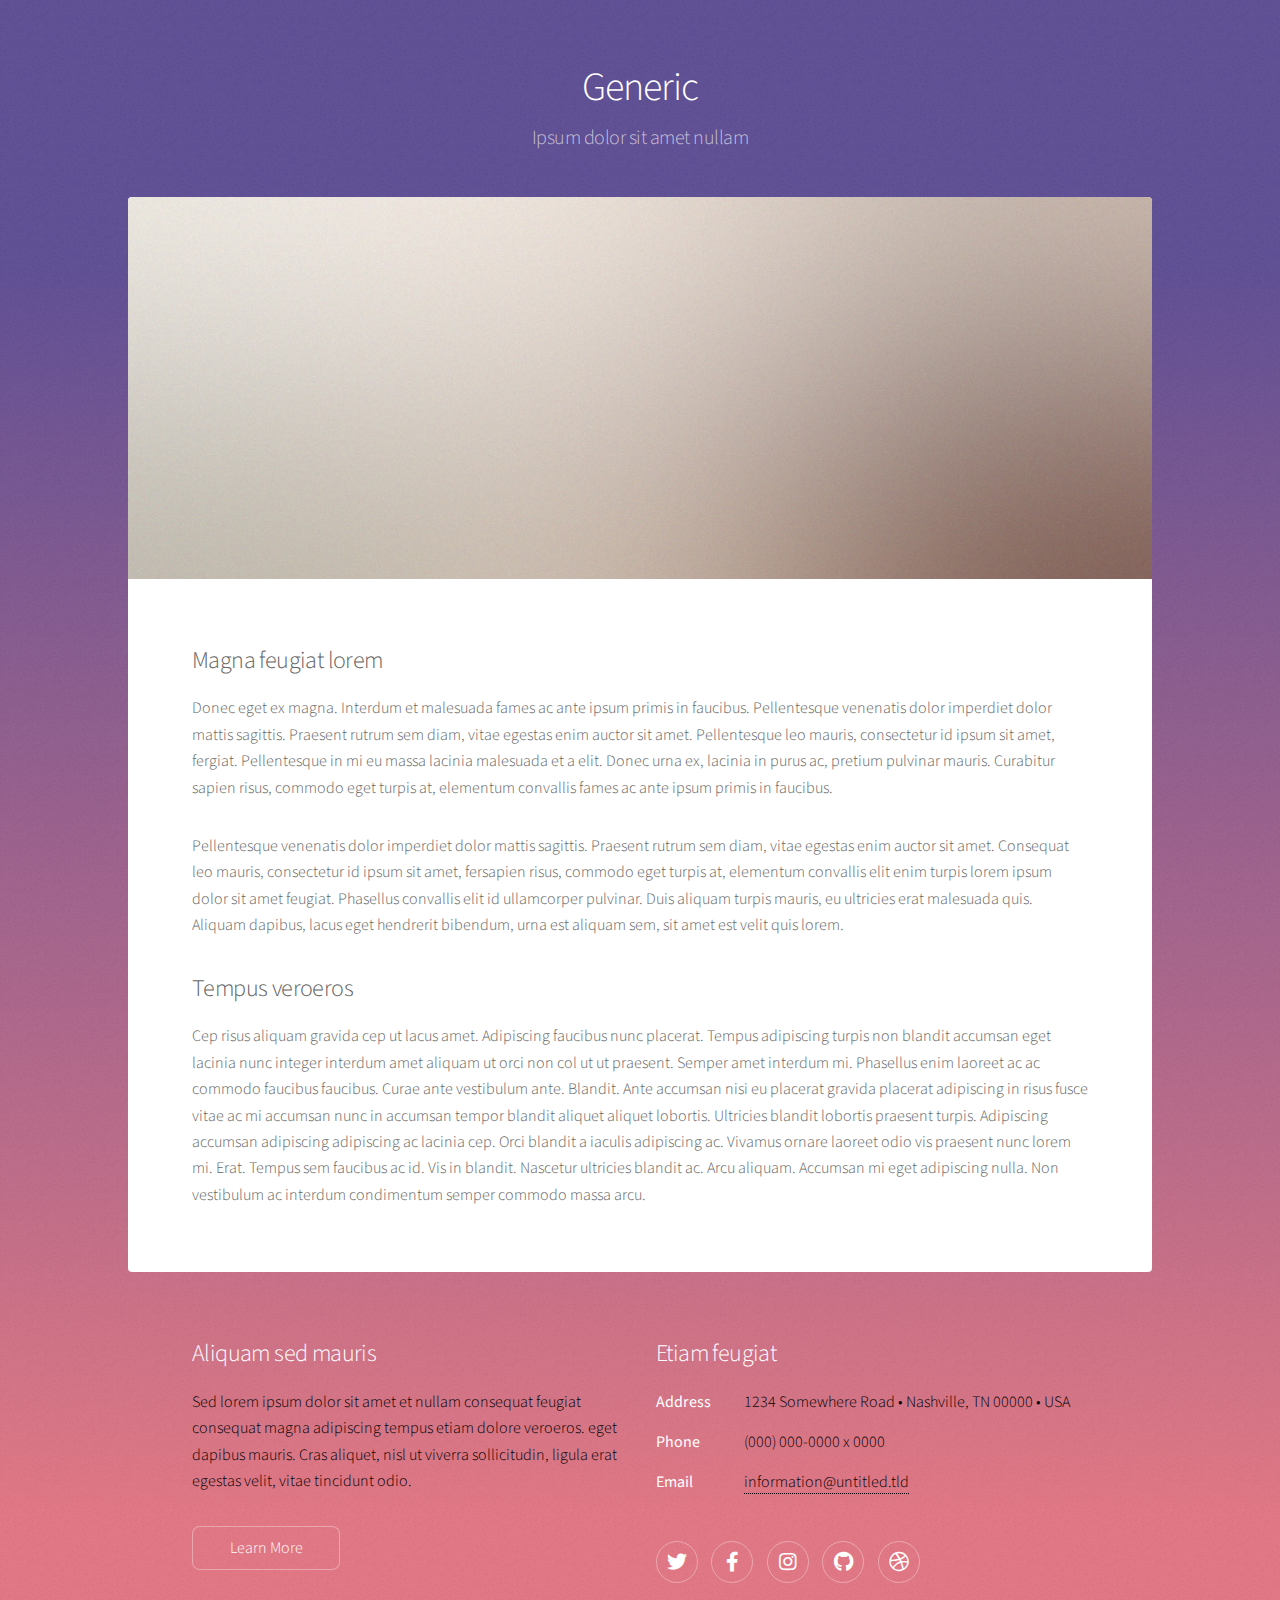
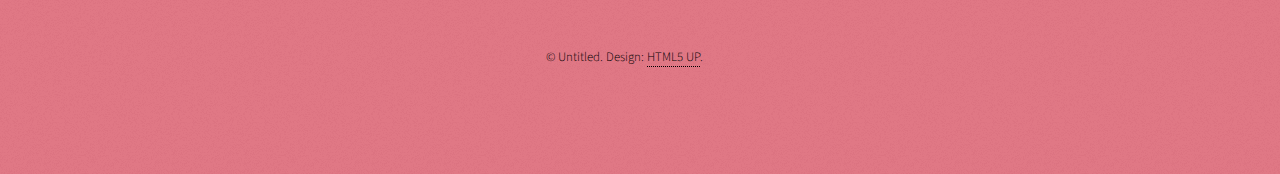
<file: web_calvo_sotelo/generic.html>
<!DOCTYPE HTML>
<!--
	Stellar by HTML5 UP
	html5up.net | @ajlkn
	Free for personal and commercial use under the CCA 3.0 license (html5up.net/license)
-->
<html>
	<head>
		<title>Generic - Stellar by HTML5 UP</title>
		<meta charset="utf-8" />
		<meta name="viewport" content="width=device-width, initial-scale=1, user-scalable=no" />
		<link rel="stylesheet" href="assets/css/main.css" />
		<noscript><link rel="stylesheet" href="assets/css/noscript.css" /></noscript>
	</head>
	<body class="is-preload">

		<!-- Wrapper -->
			<div id="wrapper">

				<!-- Header -->
					<header id="header">
						<h1>Generic</h1>
						<p>Ipsum dolor sit amet nullam</p>
					</header>

				<!-- Main -->
					<div id="main">

						<!-- Content -->
							<section id="content" class="main">
								<span class="image main"><img src="images/pic04.jpg" alt="" /></span>
								<h2>Magna feugiat lorem</h2>
								<p>Donec eget ex magna. Interdum et malesuada fames ac ante ipsum primis in faucibus. Pellentesque venenatis dolor imperdiet dolor mattis sagittis. Praesent rutrum sem diam, vitae egestas enim auctor sit amet. Pellentesque leo mauris, consectetur id ipsum sit amet, fergiat. Pellentesque in mi eu massa lacinia malesuada et a elit. Donec urna ex, lacinia in purus ac, pretium pulvinar mauris. Curabitur sapien risus, commodo eget turpis at, elementum convallis fames ac ante ipsum primis in faucibus.</p>
								<p>Pellentesque venenatis dolor imperdiet dolor mattis sagittis. Praesent rutrum sem diam, vitae egestas enim auctor sit amet. Consequat leo mauris, consectetur id ipsum sit amet, fersapien risus, commodo eget turpis at, elementum convallis elit enim turpis lorem ipsum dolor sit amet feugiat. Phasellus convallis elit id ullamcorper pulvinar. Duis aliquam turpis mauris, eu ultricies erat malesuada quis. Aliquam dapibus, lacus eget hendrerit bibendum, urna est aliquam sem, sit amet est velit quis lorem.</p>
								<h2>Tempus veroeros</h2>
								<p>Cep risus aliquam gravida cep ut lacus amet. Adipiscing faucibus nunc placerat. Tempus adipiscing turpis non blandit accumsan eget lacinia nunc integer interdum amet aliquam ut orci non col ut ut praesent. Semper amet interdum mi. Phasellus enim laoreet ac ac commodo faucibus faucibus. Curae ante vestibulum ante. Blandit. Ante accumsan nisi eu placerat gravida placerat adipiscing in risus fusce vitae ac mi accumsan nunc in accumsan tempor blandit aliquet aliquet lobortis. Ultricies blandit lobortis praesent turpis. Adipiscing accumsan adipiscing adipiscing ac lacinia cep. Orci blandit a iaculis adipiscing ac. Vivamus ornare laoreet odio vis praesent nunc lorem mi. Erat. Tempus sem faucibus ac id. Vis in blandit. Nascetur ultricies blandit ac. Arcu aliquam. Accumsan mi eget adipiscing nulla. Non vestibulum ac interdum condimentum semper commodo massa arcu.</p>
							</section>

					</div>

				<!-- Footer -->
					<footer id="footer">
						<section>
							<h2>Aliquam sed mauris</h2>
							<p>Sed lorem ipsum dolor sit amet et nullam consequat feugiat consequat magna adipiscing tempus etiam dolore veroeros. eget dapibus mauris. Cras aliquet, nisl ut viverra sollicitudin, ligula erat egestas velit, vitae tincidunt odio.</p>
							<ul class="actions">
								<li><a href="#" class="button">Learn More</a></li>
							</ul>
						</section>
						<section>
							<h2>Etiam feugiat</h2>
							<dl class="alt">
								<dt>Address</dt>
								<dd>1234 Somewhere Road &bull; Nashville, TN 00000 &bull; USA</dd>
								<dt>Phone</dt>
								<dd>(000) 000-0000 x 0000</dd>
								<dt>Email</dt>
								<dd><a href="#">information@untitled.tld</a></dd>
							</dl>
							<ul class="icons">
								<li><a href="#" class="icon brands fa-twitter alt"><span class="label">Twitter</span></a></li>
								<li><a href="#" class="icon brands fa-facebook-f alt"><span class="label">Facebook</span></a></li>
								<li><a href="#" class="icon brands fa-instagram alt"><span class="label">Instagram</span></a></li>
								<li><a href="#" class="icon brands fa-github alt"><span class="label">GitHub</span></a></li>
								<li><a href="#" class="icon brands fa-dribbble alt"><span class="label">Dribbble</span></a></li>
							</ul>
						</section>
						<p class="copyright">&copy; Untitled. Design: <a href="https://html5up.net">HTML5 UP</a>.</p>
					</footer>

			</div>

		<!-- Scripts -->
			<script src="assets/js/jquery.min.js"></script>
			<script src="assets/js/jquery.scrollex.min.js"></script>
			<script src="assets/js/jquery.scrolly.min.js"></script>
			<script src="assets/js/browser.min.js"></script>
			<script src="assets/js/breakpoints.min.js"></script>
			<script src="assets/js/util.js"></script>
			<script src="assets/js/main.js"></script>

	</body>
</html>
</file>
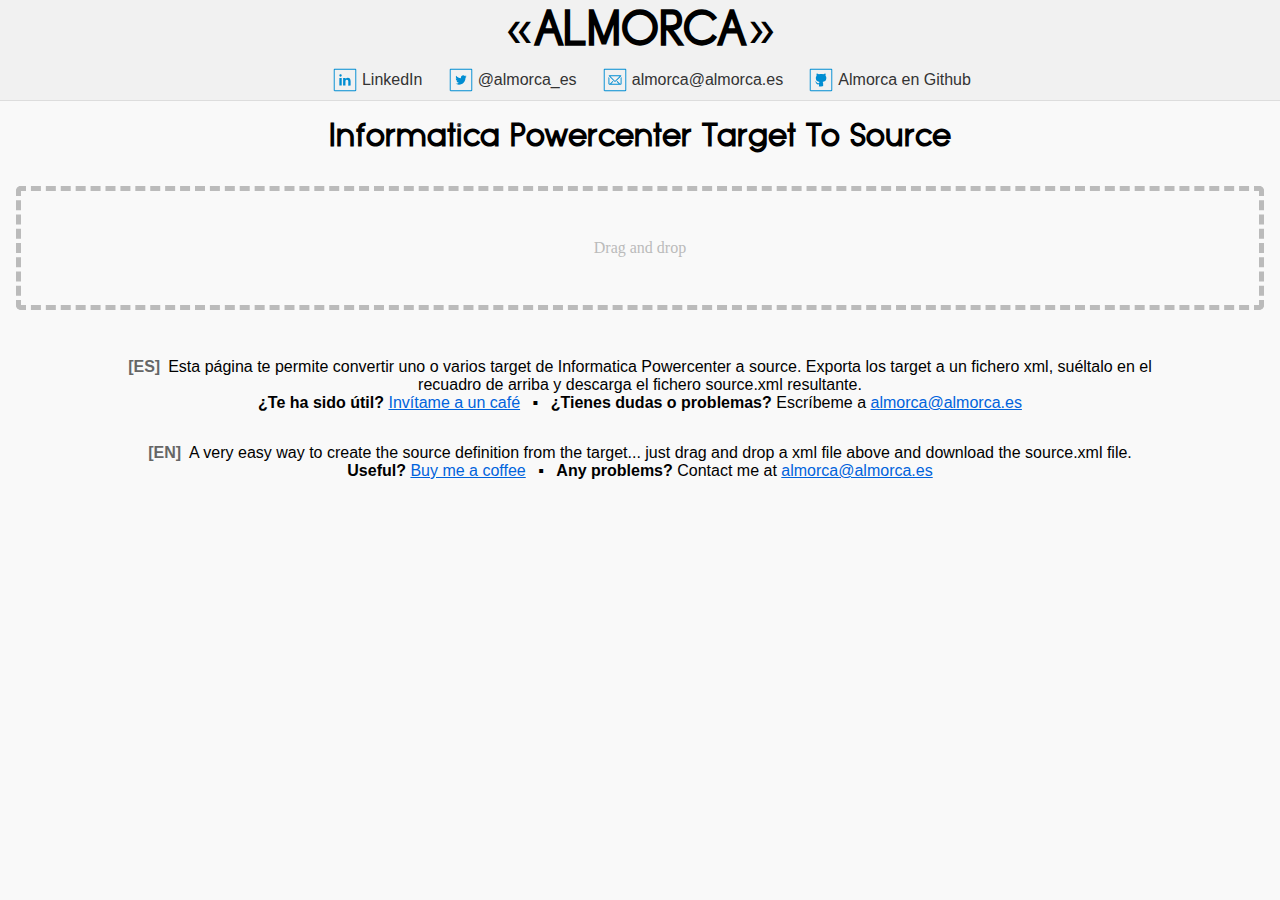
<file: proyectos/BI/TargetToSource.html>
<!doctype html>
<html lang="es-ES">
<head>
	<title>Informatica Powercenter Target To Source</title>
	<meta charset="utf-8" />
	<meta name="description" content="Esta página te permite convertir uno o varios target de Informatica Powercenter a source." />
    <meta name="keywords" content="Informatica Powercenter, Target, Source, convertir" />
	<meta name="copyright" content="Copyright (c) 2018 Alejandro Moreno Calvo">
	<!-- Etiquetas Open graph -->
	<meta property="og:title" content="Informatica Powercenter Target To Source" />
	<meta property="og:type" content="website" />
	<meta property="og:url" content="http://www.almorca.es/proyectos/BI/TargetToSource.html" />
	<meta property="og:locale" content="es_ES" />
	<meta property="og:description" content="Esta página te permite convertir uno o varios target de Informatica Powercenter a source." />
	<!-- Twitter cards -->
	<meta name="twitter:card" content="summary" />
	<meta name="twitter:site" content="@almorca_es" />
	<meta name="twitter:creator" content="@almorca_es" />
	<link href="../../css/style.css" media="all" rel="stylesheet" type="text/css" />
<style>
	main { text-align: center; padding-top: 1em;}
	main > p {display: inline-block; max-width: 65em;}
	main > p[lang]:before {color: #666; content:" [" attr(lang) "]"; font-weight:bold; padding-right: 0.5em; text-transform: uppercase;} /* Muestra el idioma de un enlace a continuacion de este */
	main > #drop_zone {
    border: 5px dashed #bbb;
    border-radius: 5px;
	margin: 2em 1em;
    padding: 3em;
    text-align: center;
    color: #bbb;
	}
</style>
</head>
<body>
	<header>
		<span class="header_contenedor" aria-hidden="true">&#171;</span>
		<h2><a href="http://www.almorca.es" class="u-url" rel="home">Al<span>ejandro </span>Mor<span>eno </span>Ca<span>lvo</span></a></h2>
		<span class="header_contenedor" aria-hidden="true">&#187;</span>
		<ul id="header_social">
			<li class="linkedin"><a href="https://www.linkedin.com/in/alejandromorenocalvo" title="Alejandro Moreno Calvo en LinkedIn" class="u-url" rel="me">LinkedIn</a></li>
			<li class="twitter"><a href="https://twitter.com/almorca_es" title="@almorca_es en Twitter" class="u-url" rel="me">@almorca_es</a></li>
			<li class="mail"><a href="mailto:almorca@almorca.es" class="u-email" rel="me">almorca@almorca.es</a></li>
			<li class="github"><a href="https://github.com/Almorca" class="u-url" rel="me">Almorca en Github</a></li>
			<li class="ocultar"><a href="https://getpocket.com/@almorca" class="u-url" rel="me">Mi perfil en Pocket</a></li>
			<li class="ocultar"><a href="https://theoldreader.com/profile/Almorca" class="u-url" rel="me">Mi perfil en The old reader</a></li>
			<li class="ocultar"><a href="https://www.flickr.com/photos/almorca/" class="u-url" rel="me">Mi perfil en Flickr</a></li>
		</ul>
	</header>
	<main>
	<h1>Informatica Powercenter Target To Source</h1>
	<!--<form name="documentation">
	  <label for="xml_files">XML Target: 
		<input type="file" name="xml_files[]" id="xml" />
	  </label>
	</form>-->
	<div id="drop_zone">
		Drag and drop
	</div>

	<script>
		<!--
		/**
		Informatica Powercenter Target to Source
		
		Copyright (c) 2018 Alejandro Moreno Calvo

		Permission is hereby granted, free of charge, to any person obtaining a copy of this software and associated documentation files (the "Software"), to deal in the Software without restriction, including without limitation the rights to use, copy, modify, merge, publish, distribute, sublicense, and/or sell copies of the Software, and to permit persons to whom the Software is furnished to do so, subject to the following conditions:
		The above copyright notice and this permission notice shall be included in all copies or substantial portions of the Software.
		THE SOFTWARE IS PROVIDED "AS IS", WITHOUT WARRANTY OF ANY KIND, EXPRESS OR IMPLIED, INCLUDING BUT NOT LIMITED TO THE WARRANTIES OF MERCHANTABILITY, FITNESS FOR A PARTICULAR PURPOSE AND NONINFRINGEMENT. IN NO EVENT SHALL THE AUTHORS OR COPYRIGHT HOLDERS BE LIABLE FOR ANY CLAIM, DAMAGES OR OTHER LIABILITY, WHETHER IN AN ACTION OF CONTRACT, TORT OR OTHERWISE, ARISING FROM, OUT OF OR IN CONNECTION WITH THE SOFTWARE OR THE USE OR OTHER DEALINGS IN THE SOFTWARE.
		*/
		/* VARIABLES GLOBALES */
		var _version = '0.1'
		
		/** Clase que permite gestionar un texto en formato XML. 
		*/
		class JSXML {
			constructor(xmlText) {
				this.xml = new DOMParser();
				this.xml.parseFromString(xmlText, "text/xml");
			}
			
			getTargets() {
				return this.xml.getElementsByTagName('TARGET');
			}
		}
	  
	  
		/* FUNCIONES GENÉRICAS */
		
		/** Se convierte un target en un source.
			Las instrucciones para hacerlo son:
			* Cambiar TARGET por SOURCE
			* Eliminar atributo CONSTRAINT
			* Eliminar atributo TABLEOPTIONS
			* Si es de tipo fichero:
				- Eliminar atributo ISFILENAMEFIELD
				- Eliminar las líneas del final que comienzan por TABLEATTRIBUTE.
				- Añadir después del nodo FLATFILE los siguientes nodos:
					<TABLEATTRIBUTE NAME ="Base Table Name" VALUE =""/>
					<TABLEATTRIBUTE NAME ="Search Specification" VALUE =""/>
					<TABLEATTRIBUTE NAME ="Sort Specification" VALUE =""/>
					<TABLEATTRIBUTE NAME ="Datetime Format" VALUE ="A  10 DD/MM/YYYY"/>
					<TABLEATTRIBUTE NAME ="Thousand Separator" VALUE ="None"/>
					<TABLEATTRIBUTE NAME ="Decimal Separator" VALUE ="."/>
					<TABLEATTRIBUTE NAME ="Add Currently Processed Flat File Name Port" VALUE ="NO"/>
				- Añadir DBDNAME ="FlatFile" después de DATABASETYPE ="Flat File" del SOURCE
				- Comprobar si hay un campo Filename para borrarlo.
				- Cambiar SKIPROWS ="0" a SKIPROWS ="1" si el fichero tiene cabecera.
			* Si es de tipo Base de datos
				- Añadir DBDNAME ="" en la etiqueta SOURCE

		
			@param xmlText Texto xml que contiene 1 o más target
			@param dbname	Database Name. Todos los sources se van a crear con el mismo. Por defecto: Flat_File
		*/
		function convertirTargetSource(xmlText, dbname='Flat_File') {
			var xmlParser = new DOMParser();
			var xmlDoc = xmlParser.parseFromString(xmlText, "text/xml");
			
			var targets = xmlDoc.getElementsByTagName('TARGET');
			
			console.log('Comienzo de la conversión de target a source');
			
			for(var i = 0; i < targets.length; i++) {			
				/** Eliminar atributo CONSTRAINT */
				targets[i].removeAttribute('CONSTRAINT');
				
				/** Eliminar atributo TABLEOPTIONS */
				targets[i].removeAttribute('TABLEOPTIONS');
				
				switch(targets[i].getAttribute('DATABASETYPE')) {
					case 'Flat File':
						console.log('El target corresponde a un fichero plano');
						
						/** Eliminar atributo ISFILENAMEFIELD */
						var nodoAux = targets[i].getElementsByTagName('ISFILENAMEFIELD');
						if (nodoAux.length > 0) {
							nodoAux[0].remove();
						}
						
						/** Eliminar atributos TABLEATTRIBUTE */
						var k = targets[i].getElementsByTagName('TABLEATTRIBUTE').length;
						var nodoAux = targets[i].getElementsByTagName('TABLEATTRIBUTE');
						for (var j=0; j < k; j++) {
							targets[i].removeChild(nodoAux[0]);
						}
						
						/**
						- Añadir después del nodo FLATFILE los siguientes nodos:
							<TABLEATTRIBUTE NAME ="Base Table Name" VALUE =""/>
							<TABLEATTRIBUTE NAME ="Search Specification" VALUE =""/>
							<TABLEATTRIBUTE NAME ="Sort Specification" VALUE =""/>
							<TABLEATTRIBUTE NAME ="Datetime Format" VALUE ="A  10 DD/MM/YYYY"/>
							<TABLEATTRIBUTE NAME ="Thousand Separator" VALUE ="None"/>
							<TABLEATTRIBUTE NAME ="Decimal Separator" VALUE ="."/>
							<TABLEATTRIBUTE NAME ="Add Currently Processed Flat File Name Port" VALUE ="NO"/>
						*/
						var nodo = document.createElementNS(null, 'TABLEATTRIBUTE');
						nodo.setAttributeNS(null, 'NAME', 'Base Table Name');
						nodo.setAttributeNS(null, 'VALUE', '');
						var ref = targets[i].getElementsByTagName('TARGETFIELD')[0];
						ref.parentNode.insertBefore(nodo, ref);
						ref = nodo;
						nodo = document.createElementNS(null, 'TABLEATTRIBUTE');
						nodo.setAttributeNS(null, 'NAME', 'Search Specification');
						nodo.setAttributeNS(null, 'VALUE', '');
						ref = targets[i].getElementsByTagName('TARGETFIELD')[0];
						ref.parentNode.insertBefore(nodo, ref);
						ref = nodo;
						nodo = document.createElementNS(null, 'TABLEATTRIBUTE');
						nodo.setAttributeNS(null, 'NAME', 'Sort Specification');
						nodo.setAttributeNS(null, 'VALUE', '');
						ref = targets[i].getElementsByTagName('TARGETFIELD')[0];
						ref.parentNode.insertBefore(nodo, ref);
						ref = nodo;
						nodo = document.createElementNS(null, 'TABLEATTRIBUTE');
						nodo.setAttributeNS(null, 'NAME', 'Datetime Format');
						nodo.setAttributeNS(null, 'VALUE', 'A  10 DD/MM/YYYY');
						ref = targets[i].getElementsByTagName('TARGETFIELD')[0];
						ref.parentNode.insertBefore(nodo, ref);
						ref = nodo;
						nodo = document.createElementNS(null, 'TABLEATTRIBUTE');
						nodo.setAttributeNS(null, 'NAME', 'Thousand Separator');
						nodo.setAttributeNS(null, 'VALUE', 'None');
						ref = targets[i].getElementsByTagName('TARGETFIELD')[0];
						ref.parentNode.insertBefore(nodo, ref);
						ref = nodo;
						nodo = document.createElementNS(null, 'TABLEATTRIBUTE');
						nodo.setAttributeNS(null, 'NAME', 'Decimal Separator');
						nodo.setAttributeNS(null, 'VALUE', '.');
						ref.parentNode.insertBefore(nodo, ref);
						ref = nodo;
						var nodo = document.createElementNS(null, 'TABLEATTRIBUTE');
						nodo.setAttributeNS(null, 'NAME', 'Add Currently Processed Flat File Name Port');
						nodo.setAttributeNS(null, 'VALUE', 'NO');
						var ref = targets[i].getElementsByTagName('TARGETFIELD')[0];
						ref.parentNode.insertBefore(nodo, ref);
						break;
					case 'Oracle':
						console.log('El target corresponde una tabla Oracle');
						break;
				}
				
				/** Añadir DBDNAME ="" en el nodo raíz del target */
				targets[i].setAttributeNS(null, 'DBDNAME', dbname);
				
				/** Se cambia TARGET por SOURCE */
				targets[i].outerHTML = targets[i].outerHTML.replace(/TARGET/g,"SOURCE");
			}
			
			// Eliminamos los espacios en blanco que se crean al eliminar nodos y añado saltos de línea tener cada nodo en una línea
			return new XMLSerializer().serializeToString(xmlDoc).replace(/^\s*\n/gm, "").replace(/></gm, ">\n<");
		}
		
		
		/** Función que descarga un conjunto de datos pasado como string
			Código obtenido de 
			https://ourcodeworld.com/articles/read/189/how-to-create-a-file-and-generate-a-download-with-javascript-in-the-browser-without-a-server
			@param	filename	Nombre del fichero de salida
			@param	text	Texto plano que forma el contenido del fichero
		*/
		function download(filename, text) {
			var element = document.createElement('a');
			element.setAttribute('href', 'data:text/xml;charset=utf-8,' + encodeURIComponent(text));
			element.setAttribute('download', filename);

			element.style.display = 'none';
			document.body.appendChild(element);

			element.click();

			document.body.removeChild(element);
		}	

		/** Se procesa un fichero XML que contiene target de Powercenter */
		function procesarXMLTarget(evt) {
			evt.stopPropagation();
			evt.preventDefault();
			
			console.log('Se empieza a procesar el fichero XML');
			
			// Se obtiene el listado de ficheros
			var ficheros = evt.dataTransfer.files;
			
			
			var reader = new FileReader();	
			reader.onload = function(file) {
				console.log('Fichero XML leído');
				var Source = convertirTargetSource(file.target.result);
				
				download('source.xml', Source);
			};
			reader.readAsText(ficheros[0]);
		}
		
		function handleDragOver(evt) {
			evt.stopPropagation();
			evt.preventDefault();
			evt.dataTransfer.dropEffect = 'copy'; // Explicitly show this is a copy.
		}

		// Se añade los eventos para gestionar la lectura de ficheros.
		var dropZone = document.getElementById('drop_zone');
		dropZone.addEventListener('dragover', handleDragOver, false);
		dropZone.addEventListener('drop', procesarXMLTarget, false);
	   //-->
	</script>
	<p lang="es">Esta página te permite convertir uno o varios target de Informatica Powercenter a source. Exporta los target a un fichero xml, suéltalo en el recuadro de arriba y descarga el fichero source.xml resultante.<br />
	<strong>¿Te ha sido útil?</strong> <a href="https://www.paypal.me/almorca/2">Invítame a un café</a> <span style="padding: 0 0.5em;">&#9642;</span> <strong>¿Tienes dudas o problemas?</strong> Escríbeme a <a href="mailto:almorca@almorca.es">almorca@almorca.es</a></p>
	<p lang="en">A very easy  way to create the source definition from the target... just drag and drop a xml file above and download the source.xml file.<br />
	<strong>Useful?</strong> <a href="https://www.paypal.me/almorca/2">Buy me a coffee</a>  <span style="padding: 0 0.5em;">&#9642;</span> <strong>Any problems?</strong> Contact me at <a href="mailto:almorca@almorca.es">almorca@almorca.es</a></p>
	</main>
</body>
</html>
</file>
<file: css/style.css>
/** GENÉRICO */
@font-face {
        font-family: 'TypoGrotesk';
        src: 
            url('http://www.almorca.es/css/TypoGroteskDemo.otf') format('opentype'), /* Chrome 26+, Opera 23+ */
            url('TypoGroteskDemo.otf') format('opentype'); /* Chrome 6+, Firefox 3.6+, IE 9+, Safari 5.1+ */
}

body {background-color: #F9F9F9; margin:0 auto; scroll-behavior: smooth;}

h1, h2, h3, h4, h5, h6 {font-family: TypoGrotesk, Arial, Helvetica, sans-serif;}
h1 {font-size: 2em; margin: 0;}
p {font-family: Arial, Helvetica, sans-serif;}

a { text-decoration: none; text-decoration: underline; color: #0063dc;}
q {quotes: "\00AB" "\00BB" '"' '"' "'" "'";}

/* Hace que un contenedor con elementos float se comporte como un bloque entero */
.clearfix:after { content: ""; display: table; clear: both;}

.ocultar {position: absolute; left: -999em; /* Equivalente a display: none; pero no lo oculta para los lectores de pantalla */}

/* Alinea en horizontal los elementos de una lista */
ul.lista_horizontal {list-style: none; padding: 0; text-align: center;}
ul.lista_horizontal li {display: inline-block;}

/* Tacha el texto */
.tachado {text-decoration: line-through;}
/* Pone un tick verde de "hecho" después del texto donde se use */
.done::after {color: green; content: '\2713'; display: inline-block; font-weight: bold; padding-left: 0.2em; text-decoration: none !important;}
.cursiva {font-style: italic;}
/** CABECERA */
header {background-color: #F1F1F1; border-bottom: 1px #DDD solid; display: block; padding: 0; text-align: center;}
header h2 {display: inline;
	font-family: TypoGrotesk, Arial, Helvetica, sans-serif; font-size: 3em;
	margin: 0; padding-top: 0.5em;
	text-transform : uppercase;
}
header h2 span { position: absolute; left: -999em; /* Equivalente a display: none; pero no lo oculta para los lectores de pantalla */}
header h2:hover {text-transform : none; /* Eliminamos las mayúsculas para dejarlas solo en las iniciales */}
header h2:hover span {position: inherit; left: inherit; /* Muestra los caracteres ocultos cuando no se hace hover */}
header h2 a {color: inherit; text-decoration: none;}
.header_contenedor {display: inline; font-family: TypoGrotesk, Arial, Helvetica, sans-serif; font-size: 3em;}
#header_social {margin: 0.5em 0 0 0;}
#header_social li {background: 0px 0px no-repeat; color: #333; display: inline-block; font-family: "helvetica neue","Helvetica",arial,sans-serif; line-height: 30px; margin-right: 1.2em; min-height: 35px; padding-left: 32px; text-decoration: none;}
#header_social .linkedin { background-image: url("icons/linkedin-square.svg"); background-size: 30px 30px;}
#header_social .twitter {background-image: url("icons/twitter-square.svg"); background-size: 30px 30px;}
#header_social .github {background-image: url("icons/github-square.svg"); background-size: 30px 30px;}
#header_social .mail {background-image: url("icons/mail-square.svg"); background-size: 30px 30px;}
#header_social li a, #header_social li a:visited {color: #333; text-decoration: none;}
#header_social li a:hover {text-decoration: underline;}


/** MAIN */
main {display: block; margin: 0 auto; text-align: center; overflow: auto; /* clearfix ultimate */}

/** Menú */
#main_menu {border-bottom: 1px #DDD solid; padding-top: 1em;}
.main_menu_topic {
    border-bottom: 3px #F9F9F9 solid;
    color: inherit;
    display: inline-block;
	max-width: 220px;
    min-height: 8em;
    text-decoration: none;
    vertical-align: text-top;
}
.main_menu_topic + .main_menu_topic {margin-left: 3em;}
.main_menu_topic h3 {font-size: 1.5em; margin: 0;}
#main_menu .seleccionado, .main_menu_topic:hover {border-bottom: 3px #008DD2 solid;}


/** Contenido */
main > section {margin: 0 auto; padding: 2em 5em; text-align: center;}
.fix_column { max-width: 1000px; text-align: left;}

.content_minibox, .content_minibox_2, .content_minibox_2x2 {
    background: #FFF;
    border: 1px #DDD solid;
	box-shadow: 0 0 8px #DDD;
    color: #000;
    display: block;
    float: left;
    height: 270px;
    margin: 0 24px 1em 0;
    padding: 0 5px;
    text-decoration: none;
    width: 260px;
}
.content_minibox:hover, .content_minibox_2:hover, .content_minibox_2x2:hover {
    border: 1px #AAA solid;
	box-shadow: 0 0 10px #AAA;
}
.content_minibox_2 {width: 546px;}
.content_minibox_2x2 {height: 540px; width: 556px; }

.content_minibox h2, .content_minibox_2 h2, .content_minibox_2x2 h2 {font-size: 1em; font-weight: 600;}
.content_minibox p, .content_minibox_2 p, .content_minibox_2x2 p { font-size: 0.9em;}

/** FOOTER */
.goTop { background-color: #F9F9F9; padding: 1em; position: fixed; bottom: 0; right: 1em;}


/** PORTADA */
#content_social li + li {padding: 0 0 0 2em;}
#content_social img { height: 4em; width: 4em;}
#content_social img:hover {background-color: #E6EFFC; border-radius: 10px;}


/** ESTILOS ANCHO (520, 1050] */
@media (min-width: 520px) and (max-width: 1050px) {
	/** MAIN */
	#main_content {padding: 2em 1em 2em 1em;}
	
    .main_menu_topic {min-height: 2em;}
    .main_menu_topic p {display:none;}
	
	main > section {margin: 0 auto; padding: 1em 4em;}
	
	/** PORTADA */
	#content_social img { height: 3em; width: 3em;}
}


/** ESTILOS ANCHO < 520 */
@media (max-width: 520px) {
	/** MAIN */
    #main_content {padding: 1em;}
    
	.main_menu_topic {min-height: 2em;}
    .main_menu_topic p {display:none;}
	
	.content_minibox, .content_minibox_2, .content_minibox_2x2 { height: auto; width: 260px;}
	.content_minibox, .content_minibox_2, .content_minibox_2x2 img { width: inherit; }
	.content_minibox_2 {width: 260px;}
	.content_minibox_2x2 {height: auto; width: 260px; }
	
	main > section {margin: 0 auto; padding: 1em;}
	
	/** PORTADA */
	#content_social img { height: 2em; width: 2em;}
}
</file>
<file: web_calvo_sotelo/assets/css/noscript.css>
/*
	Stellar by HTML5 UP
	html5up.net | @ajlkn
	Free for personal and commercial use under the CCA 3.0 license (html5up.net/license)
*/

/* Header */

	body.is-preload #header.alt > * {
		opacity: 1;
	}

	body.is-preload #header.alt .logo {
		-moz-transform: none;
		-webkit-transform: none;
		-ms-transform: none;
		transform: none;
	}
</file>
<file: web_calvo_sotelo/assets/css/main.css>
@import url(fontawesome-all.min.css);
@import 'https://fonts.googleapis.com/css?family=Source+Sans+Pro:300,400';

/*
	Stellar by HTML5 UP
	html5up.net | @ajlkn
	Free for personal and commercial use under the CCA 3.0 license (html5up.net/license)
*/

html, body, div, span, applet, object,
iframe, h1, h2, h3, h4, h5, h6, p, blockquote,
pre, a, abbr, acronym, address, big, cite,
code, del, dfn, em, img, ins, kbd, q, s, samp,
small, strike, strong, sub, sup, tt, var, b,
u, i, center, dl, dt, dd, ol, ul, li, fieldset,
form, label, legend, table, caption, tbody,
tfoot, thead, tr, th, td, article, aside,
canvas, details, embed, figure, figcaption,
footer, header, hgroup, menu, nav, output, ruby,
section, summary, time, mark, audio, video {
	margin: 0;
	padding: 0;
	border: 0;
	font-size: 100%;
	font: inherit;
	vertical-align: baseline;}

article, aside, details, figcaption, figure,
footer, header, hgroup, menu, nav, section {
	display: block;}

body {
	line-height: 1;
}

ol, ul {
	list-style: none;
}

blockquote, q {
	quotes: none;
}

	blockquote:before, blockquote:after, q:before, q:after {
		content: '';
		content: none;
	}

table {
	border-collapse: collapse;
	border-spacing: 0;
}

body {
	-webkit-text-size-adjust: none;
}

mark {
	background-color: transparent;
	color: inherit;
}

input::-moz-focus-inner {
	border: 0;
	padding: 0;
}

input, select, textarea {
	-moz-appearance: none;
	-webkit-appearance: none;
	-ms-appearance: none;
	appearance: none;
}

/* Basic */

	@-ms-viewport {
		width: device-width;
	}

	body {
		-ms-overflow-style: scrollbar;
	}

	@media screen and (max-width: 480px) {

		html, body {
			min-width: 320px;
		}

	}

	html {
		box-sizing: border-box;
	}

	*, *:before, *:after {
		box-sizing: inherit;
	}

	body {
		background-color: #935d8c;
		background-image: url("images/overlay.png"), -moz-linear-gradient(0deg, #e37682 15%, #5f4d93 85%);
		background-image: url("images/overlay.png"), -webkit-linear-gradient(0deg, #e37682 15%, #5f4d93 85%);
		background-image: url("images/overlay.png"), -ms-linear-gradient(0deg, #e37682 15%, #5f4d93 85%);
		background-image: url("images/overlay.png"), linear-gradient(0deg, #e37682 15%, #5f4d93 85%);
	}

		body.is-preload *, body.is-preload *:before, body.is-preload *:after {
			-moz-animation: none !important;
			-webkit-animation: none !important;
			-ms-animation: none !important;
			animation: none !important;
			-moz-transition: none !important;
			-webkit-transition: none !important;
			-ms-transition: none !important;
			transition: none !important;
		}

/* Type */

	body {
		background-color: #935d8c;
		color: rgba(255, 255, 255, 0.65);
	}

	body, input, select, textarea {
		font-family: "Source Sans Pro", Helvetica, sans-serif;
		font-size: 17pt;
		font-weight: 300;
		line-height: 1.65;
	}

		@media screen and (max-width: 1680px) {

			body, input, select, textarea {
				font-size: 14pt;
			}

		}

		@media screen and (max-width: 1280px) {

			body, input, select, textarea {
				font-size: 12pt;
			}

		}

		@media screen and (max-width: 360px) {

			body, input, select, textarea {
				font-size: 11pt;
			}

		}

	a {
		-moz-transition: color 0.2s ease, border-bottom 0.2s ease;
		-webkit-transition: color 0.2s ease, border-bottom 0.2s ease;
		-ms-transition: color 0.2s ease, border-bottom 0.2s ease;
		transition: color 0.2s ease, border-bottom 0.2s ease;
		text-decoration: none;
		border-bottom: dotted 1px;
		color: inherit;
	}

		a:hover {
			border-bottom-color: transparent;
		}

	strong, b {
		font-weight: 400;
	}

	em, i {
		font-style: italic;
	}

	p {
		margin: 0 0 2em 0;
	}

		p.content {
			-moz-columns: 20em 2;
			-webkit-columns: 20em 2;
			-ms-columns: 20em 2;
			columns: 20em 2;
			-moz-column-gap: 2em;
			-webkit-column-gap: 2em;
			-ms-column-gap: 2em;
			column-gap: 2em;
			text-align: justify;
		}

	h1, h2, h3, h4, h5, h6 {
		font-weight: 300;
		line-height: 1.5;
		margin: 0 0 0.7em 0;
		letter-spacing: -0.025em;
	}

		h1 a, h2 a, h3 a, h4 a, h5 a, h6 a {
			color: inherit;
			text-decoration: none;
		}

	h1 {
		font-size: 2.5em;
		line-height: 1.2;
	}

	h2 {
		font-size: 1.5em;
	}

	h3 {
		font-size: 1.25em;
	}

	h4 {
		font-size: 1.1em;
	}

	h5 {
		font-size: 0.9em;
	}

	h6 {
		font-size: 0.7em;
	}

	@media screen and (max-width: 736px) {

		h1 {
			font-size: 2em;
		}

	}

	sub {
		font-size: 0.8em;
		position: relative;
		top: 0.5em;
	}

	sup {
		font-size: 0.8em;
		position: relative;
		top: -0.5em;
	}

	blockquote {
		border-left: solid 4px;
		font-style: italic;
		margin: 0 0 2em 0;
		padding: 0.5em 0 0.5em 2em;
	}

	code {
		border-radius: 8px;
		border: solid 1px;
		font-family: "Courier New", monospace;
		font-size: 0.9em;
		margin: 0 0.25em;
		padding: 0.25em 0.65em;
	}

	pre {
		-webkit-overflow-scrolling: touch;
		font-family: "Courier New", monospace;
		font-size: 0.9em;
		margin: 0 0 2em 0;
	}

		pre code {
			display: block;
			line-height: 1.75;
			padding: 1em 1.5em;
			overflow-x: auto;
		}

	hr {
		border: 0;
		border-bottom: solid 1px;
		margin: 2em 0;
	}

		hr.major {
			margin: 3em 0;
		}

	.align-left {
		text-align: left;
	}

	.align-center {
		text-align: center;
	}

	.align-right {
		text-align: right;
	}

	input, select, textarea {
		color: #ffffff;
	}

	a:hover {
		color: #ffffff;
	}

	strong, b {
		color: #ffffff;
	}

	h1, h2, h3, h4, h5, h6 {
		color: #ffffff;
	}

	blockquote {
		border-left-color: rgba(255, 255, 255, 0.35);
	}

	code {
		background: rgba(255, 255, 255, 0.075);
		border-color: rgba(255, 255, 255, 0.35);
	}

	hr {
		border-bottom-color: rgba(255, 255, 255, 0.35);
	}

/* Row */

	.row {
		display: flex;
		flex-wrap: wrap;
		box-sizing: border-box;
		align-items: stretch;
	}

		.row > * {
			box-sizing: border-box;
		}

		.row.gtr-uniform > * > :last-child {
			margin-bottom: 0;
		}

		.row.aln-left {
			justify-content: flex-start;
		}

		.row.aln-center {
			justify-content: center;
		}

		.row.aln-right {
			justify-content: flex-end;
		}

		.row.aln-top {
			align-items: flex-start;
		}

		.row.aln-middle {
			align-items: center;
		}

		.row.aln-bottom {
			align-items: flex-end;
		}

		.row > .imp {
			order: -1;
		}

		.row > .col-1 {
			width: 8.33333%;
		}

		.row > .off-1 {
			margin-left: 8.33333%;
		}

		.row > .col-2 {
			width: 16.66667%;
		}

		.row > .off-2 {
			margin-left: 16.66667%;
		}

		.row > .col-3 {
			width: 25%;
		}

		.row > .off-3 {
			margin-left: 25%;
		}

		.row > .col-4 {
			width: 33.33333%;
		}

		.row > .off-4 {
			margin-left: 33.33333%;
		}

		.row > .col-5 {
			width: 41.66667%;
		}

		.row > .off-5 {
			margin-left: 41.66667%;
		}

		.row > .col-6 {
			width: 50%;
		}

		.row > .off-6 {
			margin-left: 50%;
		}

		.row > .col-7 {
			width: 58.33333%;
		}

		.row > .off-7 {
			margin-left: 58.33333%;
		}

		.row > .col-8 {
			width: 66.66667%;
		}

		.row > .off-8 {
			margin-left: 66.66667%;
		}

		.row > .col-9 {
			width: 75%;
		}

		.row > .off-9 {
			margin-left: 75%;
		}

		.row > .col-10 {
			width: 83.33333%;
		}

		.row > .off-10 {
			margin-left: 83.33333%;
		}

		.row > .col-11 {
			width: 91.66667%;
		}

		.row > .off-11 {
			margin-left: 91.66667%;
		}

		.row > .col-12 {
			width: 100%;
		}

		.row > .off-12 {
			margin-left: 100%;
		}

		.row.gtr-0 {
			margin-top: 0;
			margin-left: 0em;
		}

			.row.gtr-0 > * {
				padding: 0 0 0 0em;
			}

			.row.gtr-0.gtr-uniform {
				margin-top: 0em;
			}

				.row.gtr-0.gtr-uniform > * {
					padding-top: 0em;
				}

		.row.gtr-25 {
			margin-top: 0;
			margin-left: -0.375em;
		}

			.row.gtr-25 > * {
				padding: 0 0 0 0.375em;
			}

			.row.gtr-25.gtr-uniform {
				margin-top: -0.375em;
			}

				.row.gtr-25.gtr-uniform > * {
					padding-top: 0.375em;
				}

		.row.gtr-50 {
			margin-top: 0;
			margin-left: -0.75em;
		}

			.row.gtr-50 > * {
				padding: 0 0 0 0.75em;
			}

			.row.gtr-50.gtr-uniform {
				margin-top: -0.75em;
			}

				.row.gtr-50.gtr-uniform > * {
					padding-top: 0.75em;
				}

		.row {
			margin-top: 0;
			margin-left: -1.5em;
		}

			.row > * {
				padding: 0 0 0 1.5em;
			}

			.row.gtr-uniform {
				margin-top: -1.5em;
			}

				.row.gtr-uniform > * {
					padding-top: 1.5em;
				}

		.row.gtr-150 {
			margin-top: 0;
			margin-left: -2.25em;
		}

			.row.gtr-150 > * {
				padding: 0 0 0 2.25em;
			}

			.row.gtr-150.gtr-uniform {
				margin-top: -2.25em;
			}

				.row.gtr-150.gtr-uniform > * {
					padding-top: 2.25em;
				}

		.row.gtr-200 {
			margin-top: 0;
			margin-left: -3em;
		}

			.row.gtr-200 > * {
				padding: 0 0 0 3em;
			}

			.row.gtr-200.gtr-uniform {
				margin-top: -3em;
			}

				.row.gtr-200.gtr-uniform > * {
					padding-top: 3em;
				}

		@media screen and (max-width: 1680px) {

			.row {
				display: flex;
				flex-wrap: wrap;
				box-sizing: border-box;
				align-items: stretch;
			}

				.row > * {
					box-sizing: border-box;
				}

				.row.gtr-uniform > * > :last-child {
					margin-bottom: 0;
				}

				.row.aln-left {
					justify-content: flex-start;
				}

				.row.aln-center {
					justify-content: center;
				}

				.row.aln-right {
					justify-content: flex-end;
				}

				.row.aln-top {
					align-items: flex-start;
				}

				.row.aln-middle {
					align-items: center;
				}

				.row.aln-bottom {
					align-items: flex-end;
				}

				.row > .imp-xlarge {
					order: -1;
				}

				.row > .col-1-xlarge {
					width: 8.33333%;
				}

				.row > .off-1-xlarge {
					margin-left: 8.33333%;
				}

				.row > .col-2-xlarge {
					width: 16.66667%;
				}

				.row > .off-2-xlarge {
					margin-left: 16.66667%;
				}

				.row > .col-3-xlarge {
					width: 25%;
				}

				.row > .off-3-xlarge {
					margin-left: 25%;
				}

				.row > .col-4-xlarge {
					width: 33.33333%;
				}

				.row > .off-4-xlarge {
					margin-left: 33.33333%;
				}

				.row > .col-5-xlarge {
					width: 41.66667%;
				}

				.row > .off-5-xlarge {
					margin-left: 41.66667%;
				}

				.row > .col-6-xlarge {
					width: 50%;
				}

				.row > .off-6-xlarge {
					margin-left: 50%;
				}

				.row > .col-7-xlarge {
					width: 58.33333%;
				}

				.row > .off-7-xlarge {
					margin-left: 58.33333%;
				}

				.row > .col-8-xlarge {
					width: 66.66667%;
				}

				.row > .off-8-xlarge {
					margin-left: 66.66667%;
				}

				.row > .col-9-xlarge {
					width: 75%;
				}

				.row > .off-9-xlarge {
					margin-left: 75%;
				}

				.row > .col-10-xlarge {
					width: 83.33333%;
				}

				.row > .off-10-xlarge {
					margin-left: 83.33333%;
				}

				.row > .col-11-xlarge {
					width: 91.66667%;
				}

				.row > .off-11-xlarge {
					margin-left: 91.66667%;
				}

				.row > .col-12-xlarge {
					width: 100%;
				}

				.row > .off-12-xlarge {
					margin-left: 100%;
				}

				.row.gtr-0 {
					margin-top: 0;
					margin-left: 0em;
				}

					.row.gtr-0 > * {
						padding: 0 0 0 0em;
					}

					.row.gtr-0.gtr-uniform {
						margin-top: 0em;
					}

						.row.gtr-0.gtr-uniform > * {
							padding-top: 0em;
						}

				.row.gtr-25 {
					margin-top: 0;
					margin-left: -0.375em;
				}

					.row.gtr-25 > * {
						padding: 0 0 0 0.375em;
					}

					.row.gtr-25.gtr-uniform {
						margin-top: -0.375em;
					}

						.row.gtr-25.gtr-uniform > * {
							padding-top: 0.375em;
						}

				.row.gtr-50 {
					margin-top: 0;
					margin-left: -0.75em;
				}

					.row.gtr-50 > * {
						padding: 0 0 0 0.75em;
					}

					.row.gtr-50.gtr-uniform {
						margin-top: -0.75em;
					}

						.row.gtr-50.gtr-uniform > * {
							padding-top: 0.75em;
						}

				.row {
					margin-top: 0;
					margin-left: -1.5em;
				}

					.row > * {
						padding: 0 0 0 1.5em;
					}

					.row.gtr-uniform {
						margin-top: -1.5em;
					}

						.row.gtr-uniform > * {
							padding-top: 1.5em;
						}

				.row.gtr-150 {
					margin-top: 0;
					margin-left: -2.25em;
				}

					.row.gtr-150 > * {
						padding: 0 0 0 2.25em;
					}

					.row.gtr-150.gtr-uniform {
						margin-top: -2.25em;
					}

						.row.gtr-150.gtr-uniform > * {
							padding-top: 2.25em;
						}

				.row.gtr-200 {
					margin-top: 0;
					margin-left: -3em;
				}

					.row.gtr-200 > * {
						padding: 0 0 0 3em;
					}

					.row.gtr-200.gtr-uniform {
						margin-top: -3em;
					}

						.row.gtr-200.gtr-uniform > * {
							padding-top: 3em;
						}

		}

		@media screen and (max-width: 1280px) {

			.row {
				display: flex;
				flex-wrap: wrap;
				box-sizing: border-box;
				align-items: stretch;
			}

				.row > * {
					box-sizing: border-box;
				}

				.row.gtr-uniform > * > :last-child {
					margin-bottom: 0;
				}

				.row.aln-left {
					justify-content: flex-start;
				}

				.row.aln-center {
					justify-content: center;
				}

				.row.aln-right {
					justify-content: flex-end;
				}

				.row.aln-top {
					align-items: flex-start;
				}

				.row.aln-middle {
					align-items: center;
				}

				.row.aln-bottom {
					align-items: flex-end;
				}

				.row > .imp-large {
					order: -1;
				}

				.row > .col-1-large {
					width: 8.33333%;
				}

				.row > .off-1-large {
					margin-left: 8.33333%;
				}

				.row > .col-2-large {
					width: 16.66667%;
				}

				.row > .off-2-large {
					margin-left: 16.66667%;
				}

				.row > .col-3-large {
					width: 25%;
				}

				.row > .off-3-large {
					margin-left: 25%;
				}

				.row > .col-4-large {
					width: 33.33333%;
				}

				.row > .off-4-large {
					margin-left: 33.33333%;
				}

				.row > .col-5-large {
					width: 41.66667%;
				}

				.row > .off-5-large {
					margin-left: 41.66667%;
				}

				.row > .col-6-large {
					width: 50%;
				}

				.row > .off-6-large {
					margin-left: 50%;
				}

				.row > .col-7-large {
					width: 58.33333%;
				}

				.row > .off-7-large {
					margin-left: 58.33333%;
				}

				.row > .col-8-large {
					width: 66.66667%;
				}

				.row > .off-8-large {
					margin-left: 66.66667%;
				}

				.row > .col-9-large {
					width: 75%;
				}

				.row > .off-9-large {
					margin-left: 75%;
				}

				.row > .col-10-large {
					width: 83.33333%;
				}

				.row > .off-10-large {
					margin-left: 83.33333%;
				}

				.row > .col-11-large {
					width: 91.66667%;
				}

				.row > .off-11-large {
					margin-left: 91.66667%;
				}

				.row > .col-12-large {
					width: 100%;
				}

				.row > .off-12-large {
					margin-left: 100%;
				}

				.row.gtr-0 {
					margin-top: 0;
					margin-left: 0em;
				}

					.row.gtr-0 > * {
						padding: 0 0 0 0em;
					}

					.row.gtr-0.gtr-uniform {
						margin-top: 0em;
					}

						.row.gtr-0.gtr-uniform > * {
							padding-top: 0em;
						}

				.row.gtr-25 {
					margin-top: 0;
					margin-left: -0.375em;
				}

					.row.gtr-25 > * {
						padding: 0 0 0 0.375em;
					}

					.row.gtr-25.gtr-uniform {
						margin-top: -0.375em;
					}

						.row.gtr-25.gtr-uniform > * {
							padding-top: 0.375em;
						}

				.row.gtr-50 {
					margin-top: 0;
					margin-left: -0.75em;
				}

					.row.gtr-50 > * {
						padding: 0 0 0 0.75em;
					}

					.row.gtr-50.gtr-uniform {
						margin-top: -0.75em;
					}

						.row.gtr-50.gtr-uniform > * {
							padding-top: 0.75em;
						}

				.row {
					margin-top: 0;
					margin-left: -1.5em;
				}

					.row > * {
						padding: 0 0 0 1.5em;
					}

					.row.gtr-uniform {
						margin-top: -1.5em;
					}

						.row.gtr-uniform > * {
							padding-top: 1.5em;
						}

				.row.gtr-150 {
					margin-top: 0;
					margin-left: -2.25em;
				}

					.row.gtr-150 > * {
						padding: 0 0 0 2.25em;
					}

					.row.gtr-150.gtr-uniform {
						margin-top: -2.25em;
					}

						.row.gtr-150.gtr-uniform > * {
							padding-top: 2.25em;
						}

				.row.gtr-200 {
					margin-top: 0;
					margin-left: -3em;
				}

					.row.gtr-200 > * {
						padding: 0 0 0 3em;
					}

					.row.gtr-200.gtr-uniform {
						margin-top: -3em;
					}

						.row.gtr-200.gtr-uniform > * {
							padding-top: 3em;
						}

		}

		@media screen and (max-width: 980px) {

			.row {
				display: flex;
				flex-wrap: wrap;
				box-sizing: border-box;
				align-items: stretch;
			}

				.row > * {
					box-sizing: border-box;
				}

				.row.gtr-uniform > * > :last-child {
					margin-bottom: 0;
				}

				.row.aln-left {
					justify-content: flex-start;
				}

				.row.aln-center {
					justify-content: center;
				}

				.row.aln-right {
					justify-content: flex-end;
				}

				.row.aln-top {
					align-items: flex-start;
				}

				.row.aln-middle {
					align-items: center;
				}

				.row.aln-bottom {
					align-items: flex-end;
				}

				.row > .imp-medium {
					order: -1;
				}

				.row > .col-1-medium {
					width: 8.33333%;
				}

				.row > .off-1-medium {
					margin-left: 8.33333%;
				}

				.row > .col-2-medium {
					width: 16.66667%;
				}

				.row > .off-2-medium {
					margin-left: 16.66667%;
				}

				.row > .col-3-medium {
					width: 25%;
				}

				.row > .off-3-medium {
					margin-left: 25%;
				}

				.row > .col-4-medium {
					width: 33.33333%;
				}

				.row > .off-4-medium {
					margin-left: 33.33333%;
				}

				.row > .col-5-medium {
					width: 41.66667%;
				}

				.row > .off-5-medium {
					margin-left: 41.66667%;
				}

				.row > .col-6-medium {
					width: 50%;
				}

				.row > .off-6-medium {
					margin-left: 50%;
				}

				.row > .col-7-medium {
					width: 58.33333%;
				}

				.row > .off-7-medium {
					margin-left: 58.33333%;
				}

				.row > .col-8-medium {
					width: 66.66667%;
				}

				.row > .off-8-medium {
					margin-left: 66.66667%;
				}

				.row > .col-9-medium {
					width: 75%;
				}

				.row > .off-9-medium {
					margin-left: 75%;
				}

				.row > .col-10-medium {
					width: 83.33333%;
				}

				.row > .off-10-medium {
					margin-left: 83.33333%;
				}

				.row > .col-11-medium {
					width: 91.66667%;
				}

				.row > .off-11-medium {
					margin-left: 91.66667%;
				}

				.row > .col-12-medium {
					width: 100%;
				}

				.row > .off-12-medium {
					margin-left: 100%;
				}

				.row.gtr-0 {
					margin-top: 0;
					margin-left: 0em;
				}

					.row.gtr-0 > * {
						padding: 0 0 0 0em;
					}

					.row.gtr-0.gtr-uniform {
						margin-top: 0em;
					}

						.row.gtr-0.gtr-uniform > * {
							padding-top: 0em;
						}

				.row.gtr-25 {
					margin-top: 0;
					margin-left: -0.375em;
				}

					.row.gtr-25 > * {
						padding: 0 0 0 0.375em;
					}

					.row.gtr-25.gtr-uniform {
						margin-top: -0.375em;
					}

						.row.gtr-25.gtr-uniform > * {
							padding-top: 0.375em;
						}

				.row.gtr-50 {
					margin-top: 0;
					margin-left: -0.75em;
				}

					.row.gtr-50 > * {
						padding: 0 0 0 0.75em;
					}

					.row.gtr-50.gtr-uniform {
						margin-top: -0.75em;
					}

						.row.gtr-50.gtr-uniform > * {
							padding-top: 0.75em;
						}

				.row {
					margin-top: 0;
					margin-left: -1.5em;
				}

					.row > * {
						padding: 0 0 0 1.5em;
					}

					.row.gtr-uniform {
						margin-top: -1.5em;
					}

						.row.gtr-uniform > * {
							padding-top: 1.5em;
						}

				.row.gtr-150 {
					margin-top: 0;
					margin-left: -2.25em;
				}

					.row.gtr-150 > * {
						padding: 0 0 0 2.25em;
					}

					.row.gtr-150.gtr-uniform {
						margin-top: -2.25em;
					}

						.row.gtr-150.gtr-uniform > * {
							padding-top: 2.25em;
						}

				.row.gtr-200 {
					margin-top: 0;
					margin-left: -3em;
				}

					.row.gtr-200 > * {
						padding: 0 0 0 3em;
					}

					.row.gtr-200.gtr-uniform {
						margin-top: -3em;
					}

						.row.gtr-200.gtr-uniform > * {
							padding-top: 3em;
						}

		}

		@media screen and (max-width: 736px) {

			.row {
				display: flex;
				flex-wrap: wrap;
				box-sizing: border-box;
				align-items: stretch;
			}

				.row > * {
					box-sizing: border-box;
				}

				.row.gtr-uniform > * > :last-child {
					margin-bottom: 0;
				}

				.row.aln-left {
					justify-content: flex-start;
				}

				.row.aln-center {
					justify-content: center;
				}

				.row.aln-right {
					justify-content: flex-end;
				}

				.row.aln-top {
					align-items: flex-start;
				}

				.row.aln-middle {
					align-items: center;
				}

				.row.aln-bottom {
					align-items: flex-end;
				}

				.row > .imp-small {
					order: -1;
				}

				.row > .col-1-small {
					width: 8.33333%;
				}

				.row > .off-1-small {
					margin-left: 8.33333%;
				}

				.row > .col-2-small {
					width: 16.66667%;
				}

				.row > .off-2-small {
					margin-left: 16.66667%;
				}

				.row > .col-3-small {
					width: 25%;
				}

				.row > .off-3-small {
					margin-left: 25%;
				}

				.row > .col-4-small {
					width: 33.33333%;
				}

				.row > .off-4-small {
					margin-left: 33.33333%;
				}

				.row > .col-5-small {
					width: 41.66667%;
				}

				.row > .off-5-small {
					margin-left: 41.66667%;
				}

				.row > .col-6-small {
					width: 50%;
				}

				.row > .off-6-small {
					margin-left: 50%;
				}

				.row > .col-7-small {
					width: 58.33333%;
				}

				.row > .off-7-small {
					margin-left: 58.33333%;
				}

				.row > .col-8-small {
					width: 66.66667%;
				}

				.row > .off-8-small {
					margin-left: 66.66667%;
				}

				.row > .col-9-small {
					width: 75%;
				}

				.row > .off-9-small {
					margin-left: 75%;
				}

				.row > .col-10-small {
					width: 83.33333%;
				}

				.row > .off-10-small {
					margin-left: 83.33333%;
				}

				.row > .col-11-small {
					width: 91.66667%;
				}

				.row > .off-11-small {
					margin-left: 91.66667%;
				}

				.row > .col-12-small {
					width: 100%;
				}

				.row > .off-12-small {
					margin-left: 100%;
				}

				.row.gtr-0 {
					margin-top: 0;
					margin-left: 0em;
				}

					.row.gtr-0 > * {
						padding: 0 0 0 0em;
					}

					.row.gtr-0.gtr-uniform {
						margin-top: 0em;
					}

						.row.gtr-0.gtr-uniform > * {
							padding-top: 0em;
						}

				.row.gtr-25 {
					margin-top: 0;
					margin-left: -0.25em;
				}

					.row.gtr-25 > * {
						padding: 0 0 0 0.25em;
					}

					.row.gtr-25.gtr-uniform {
						margin-top: -0.25em;
					}

						.row.gtr-25.gtr-uniform > * {
							padding-top: 0.25em;
						}

				.row.gtr-50 {
					margin-top: 0;
					margin-left: -0.5em;
				}

					.row.gtr-50 > * {
						padding: 0 0 0 0.5em;
					}

					.row.gtr-50.gtr-uniform {
						margin-top: -0.5em;
					}

						.row.gtr-50.gtr-uniform > * {
							padding-top: 0.5em;
						}

				.row {
					margin-top: 0;
					margin-left: -1em;
				}

					.row > * {
						padding: 0 0 0 1em;
					}

					.row.gtr-uniform {
						margin-top: -1em;
					}

						.row.gtr-uniform > * {
							padding-top: 1em;
						}

				.row.gtr-150 {
					margin-top: 0;
					margin-left: -1.5em;
				}

					.row.gtr-150 > * {
						padding: 0 0 0 1.5em;
					}

					.row.gtr-150.gtr-uniform {
						margin-top: -1.5em;
					}

						.row.gtr-150.gtr-uniform > * {
							padding-top: 1.5em;
						}

				.row.gtr-200 {
					margin-top: 0;
					margin-left: -2em;
				}

					.row.gtr-200 > * {
						padding: 0 0 0 2em;
					}

					.row.gtr-200.gtr-uniform {
						margin-top: -2em;
					}

						.row.gtr-200.gtr-uniform > * {
							padding-top: 2em;
						}

		}

		@media screen and (max-width: 480px) {

			.row {
				display: flex;
				flex-wrap: wrap;
				box-sizing: border-box;
				align-items: stretch;
			}

				.row > * {
					box-sizing: border-box;
				}

				.row.gtr-uniform > * > :last-child {
					margin-bottom: 0;
				}

				.row.aln-left {
					justify-content: flex-start;
				}

				.row.aln-center {
					justify-content: center;
				}

				.row.aln-right {
					justify-content: flex-end;
				}

				.row.aln-top {
					align-items: flex-start;
				}

				.row.aln-middle {
					align-items: center;
				}

				.row.aln-bottom {
					align-items: flex-end;
				}

				.row > .imp-xsmall {
					order: -1;
				}

				.row > .col-1-xsmall {
					width: 8.33333%;
				}

				.row > .off-1-xsmall {
					margin-left: 8.33333%;
				}

				.row > .col-2-xsmall {
					width: 16.66667%;
				}

				.row > .off-2-xsmall {
					margin-left: 16.66667%;
				}

				.row > .col-3-xsmall {
					width: 25%;
				}

				.row > .off-3-xsmall {
					margin-left: 25%;
				}

				.row > .col-4-xsmall {
					width: 33.33333%;
				}

				.row > .off-4-xsmall {
					margin-left: 33.33333%;
				}

				.row > .col-5-xsmall {
					width: 41.66667%;
				}

				.row > .off-5-xsmall {
					margin-left: 41.66667%;
				}

				.row > .col-6-xsmall {
					width: 50%;
				}

				.row > .off-6-xsmall {
					margin-left: 50%;
				}

				.row > .col-7-xsmall {
					width: 58.33333%;
				}

				.row > .off-7-xsmall {
					margin-left: 58.33333%;
				}

				.row > .col-8-xsmall {
					width: 66.66667%;
				}

				.row > .off-8-xsmall {
					margin-left: 66.66667%;
				}

				.row > .col-9-xsmall {
					width: 75%;
				}

				.row > .off-9-xsmall {
					margin-left: 75%;
				}

				.row > .col-10-xsmall {
					width: 83.33333%;
				}

				.row > .off-10-xsmall {
					margin-left: 83.33333%;
				}

				.row > .col-11-xsmall {
					width: 91.66667%;
				}

				.row > .off-11-xsmall {
					margin-left: 91.66667%;
				}

				.row > .col-12-xsmall {
					width: 100%;
				}

				.row > .off-12-xsmall {
					margin-left: 100%;
				}

				.row.gtr-0 {
					margin-top: 0;
					margin-left: 0em;
				}

					.row.gtr-0 > * {
						padding: 0 0 0 0em;
					}

					.row.gtr-0.gtr-uniform {
						margin-top: 0em;
					}

						.row.gtr-0.gtr-uniform > * {
							padding-top: 0em;
						}

				.row.gtr-25 {
					margin-top: 0;
					margin-left: -0.3125em;
				}

					.row.gtr-25 > * {
						padding: 0 0 0 0.3125em;
					}

					.row.gtr-25.gtr-uniform {
						margin-top: -0.3125em;
					}

						.row.gtr-25.gtr-uniform > * {
							padding-top: 0.3125em;
						}

				.row.gtr-50 {
					margin-top: 0;
					margin-left: -0.625em;
				}

					.row.gtr-50 > * {
						padding: 0 0 0 0.625em;
					}

					.row.gtr-50.gtr-uniform {
						margin-top: -0.625em;
					}

						.row.gtr-50.gtr-uniform > * {
							padding-top: 0.625em;
						}

				.row {
					margin-top: 0;
					margin-left: -1.25em;
				}

					.row > * {
						padding: 0 0 0 1.25em;
					}

					.row.gtr-uniform {
						margin-top: -1.25em;
					}

						.row.gtr-uniform > * {
							padding-top: 1.25em;
						}

				.row.gtr-150 {
					margin-top: 0;
					margin-left: -1.875em;
				}

					.row.gtr-150 > * {
						padding: 0 0 0 1.875em;
					}

					.row.gtr-150.gtr-uniform {
						margin-top: -1.875em;
					}

						.row.gtr-150.gtr-uniform > * {
							padding-top: 1.875em;
						}

				.row.gtr-200 {
					margin-top: 0;
					margin-left: -2.5em;
				}

					.row.gtr-200 > * {
						padding: 0 0 0 2.5em;
					}

					.row.gtr-200.gtr-uniform {
						margin-top: -2.5em;
					}

						.row.gtr-200.gtr-uniform > * {
							padding-top: 2.5em;
						}

		}

/* Box */

	.box {
		border-radius: 8px;
		border: solid;
		margin-bottom: 2em;
		padding: 1.5em;
	}

		.box > :last-child,
		.box > :last-child > :last-child,
		.box > :last-child > :last-child > :last-child {
			margin-bottom: 0;
		}

		.box.alt {
			border: 0;
			border-radius: 0;
			padding: 0;
		}

	.box {
		border-color: rgba(255, 255, 255, 0.35);
	}

/* Button */

	input[type="submit"],
	input[type="reset"],
	input[type="button"],
	button,
	.button {
		-moz-appearance: none;
		-webkit-appearance: none;
		-ms-appearance: none;
		appearance: none;
		-moz-transition: background-color 0.2s ease-in-out, color 0.2s ease-in-out;
		-webkit-transition: background-color 0.2s ease-in-out, color 0.2s ease-in-out;
		-ms-transition: background-color 0.2s ease-in-out, color 0.2s ease-in-out;
		transition: background-color 0.2s ease-in-out, color 0.2s ease-in-out;
		border-radius: 8px;
		border: 0;
		cursor: pointer;
		display: inline-block;
		font-weight: 300;
		height: 2.75em;
		line-height: 2.75em;
		min-width: 9.25em;
		padding: 0 1.5em;
		text-align: center;
		text-decoration: none;
		white-space: nowrap;
	}

		input[type="submit"].icon,
		input[type="reset"].icon,
		input[type="button"].icon,
		button.icon,
		.button.icon {
			padding-left: 1.35em;
		}

			input[type="submit"].icon:before,
			input[type="reset"].icon:before,
			input[type="button"].icon:before,
			button.icon:before,
			.button.icon:before {
				margin-right: 0.5em;
			}

		input[type="submit"].fit,
		input[type="reset"].fit,
		input[type="button"].fit,
		button.fit,
		.button.fit {
			width: 100%;
		}

		input[type="submit"].small,
		input[type="reset"].small,
		input[type="button"].small,
		button.small,
		.button.small {
			font-size: 0.8em;
		}

		input[type="submit"].large,
		input[type="reset"].large,
		input[type="button"].large,
		button.large,
		.button.large {
			font-size: 1.35em;
		}

		input[type="submit"].disabled, input[type="submit"]:disabled,
		input[type="reset"].disabled,
		input[type="reset"]:disabled,
		input[type="button"].disabled,
		input[type="button"]:disabled,
		button.disabled,
		button:disabled,
		.button.disabled,
		.button:disabled {
			pointer-events: none;
			opacity: 0.25;
		}

		@media screen and (max-width: 736px) {

			input[type="submit"],
			input[type="reset"],
			input[type="button"],
			button,
			.button {
				min-width: 0;
			}

		}

	input[type="submit"],
	input[type="reset"],
	input[type="button"],
	button,
	.button {
		background-color: transparent;
		box-shadow: inset 0 0 0 1px rgba(255, 255, 255, 0.35);
		color: #ffffff !important;
	}

		input[type="submit"]:hover,
		input[type="reset"]:hover,
		input[type="button"]:hover,
		button:hover,
		.button:hover {
			background-color: rgba(255, 255, 255, 0.075);
		}

		input[type="submit"]:active,
		input[type="reset"]:active,
		input[type="button"]:active,
		button:active,
		.button:active {
			background-color: rgba(255, 255, 255, 0.2);
		}

		input[type="submit"].icon:before,
		input[type="reset"].icon:before,
		input[type="button"].icon:before,
		button.icon:before,
		.button.icon:before {
			color: rgba(255, 255, 255, 0.5);
		}

		input[type="submit"].primary,
		input[type="reset"].primary,
		input[type="button"].primary,
		button.primary,
		.button.primary {
			background-color: #8cc9f0;
			color: #ffffff !important;
			box-shadow: none;
		}

			input[type="submit"].primary:hover,
			input[type="reset"].primary:hover,
			input[type="button"].primary:hover,
			button.primary:hover,
			.button.primary:hover {
				background-color: #9acff2;
			}

			input[type="submit"].primary:active,
			input[type="reset"].primary:active,
			input[type="button"].primary:active,
			button.primary:active,
			.button.primary:active {
				background-color: #7ec3ee;
			}

			input[type="submit"].primary.icon:before,
			input[type="reset"].primary.icon:before,
			input[type="button"].primary.icon:before,
			button.primary.icon:before,
			.button.primary.icon:before {
				color: #ffffff !important;
			}

/* Form */

	form {
		margin: 0 0 2em 0;
	}

	label {
		display: block;
		font-size: 0.9em;
		font-weight: 400;
		margin: 0 0 1em 0;
	}

	input[type="text"],
	input[type="password"],
	input[type="email"],
	select,
	textarea {
		-moz-appearance: none;
		-webkit-appearance: none;
		-ms-appearance: none;
		appearance: none;
		border-radius: 8px;
		border: solid 1px;
		color: inherit;
		display: block;
		outline: 0;
		padding: 0 1em;
		text-decoration: none;
		width: 100%;
	}

		input[type="text"]:invalid,
		input[type="password"]:invalid,
		input[type="email"]:invalid,
		select:invalid,
		textarea:invalid {
			box-shadow: none;
		}

	select {
		background-size: 1.25rem;
		background-repeat: no-repeat;
		background-position: calc(100% - 1rem) center;
		height: 2.75em;
		padding-right: 2.75em;
		text-overflow: ellipsis;
	}

		select:focus::-ms-value {
			background-color: transparent;
		}

		select::-ms-expand {
			display: none;
		}

	input[type="text"],
	input[type="password"],
	input[type="email"],
	select {
		height: 2.75em;
	}

	textarea {
		padding: 0.75em 1em;
	}

	input[type="checkbox"],
	input[type="radio"] {
		-moz-appearance: none;
		-webkit-appearance: none;
		-ms-appearance: none;
		appearance: none;
		display: block;
		float: left;
		margin-right: -2em;
		opacity: 0;
		width: 1em;
		z-index: -1;
	}

		input[type="checkbox"] + label,
		input[type="radio"] + label {
			text-decoration: none;
			cursor: pointer;
			display: inline-block;
			font-size: 1em;
			font-weight: 300;
			padding-left: 2.4em;
			padding-right: 0.75em;
			position: relative;
		}

			input[type="checkbox"] + label:before,
			input[type="radio"] + label:before {
				-moz-osx-font-smoothing: grayscale;
				-webkit-font-smoothing: antialiased;
				display: inline-block;
				font-style: normal;
				font-variant: normal;
				text-rendering: auto;
				line-height: 1;
				text-transform: none !important;
				font-family: 'Font Awesome 5 Free';
				font-weight: 900;
			}

			input[type="checkbox"] + label:before,
			input[type="radio"] + label:before {
				border-radius: 8px;
				border: solid 1px;
				content: '';
				display: inline-block;
				font-size: 0.8em;
				height: 2.0625em;
				left: 0;
				line-height: 2.0625em;
				position: absolute;
				text-align: center;
				top: 0;
				width: 2.0625em;
			}

		input[type="checkbox"]:checked + label:before,
		input[type="radio"]:checked + label:before {
			content: '\f00c';
		}

	input[type="checkbox"] + label:before {
		border-radius: 8px;
	}

	input[type="radio"] + label:before {
		border-radius: 100%;
	}

	::-webkit-input-placeholder {
		opacity: 1.0;
	}

	:-moz-placeholder {
		opacity: 1.0;
	}

	::-moz-placeholder {
		opacity: 1.0;
	}

	:-ms-input-placeholder {
		opacity: 1.0;
	}

	label {
		color: #ffffff;
	}

	input[type="text"],
	input[type="password"],
	input[type="email"],
	select,
	textarea {
		background-color: rgba(255, 255, 255, 0.075);
		border-color: rgba(255, 255, 255, 0.35);
	}

		input[type="text"]:focus,
		input[type="password"]:focus,
		input[type="email"]:focus,
		select:focus,
		textarea:focus {
			border-color: #8cc9f0;
			box-shadow: 0 0 0 1px #8cc9f0;
		}

	select {
		background-image: url("data:image/svg+xml;charset=utf8,%3Csvg xmlns='http://www.w3.org/2000/svg' width='40' height='40' preserveAspectRatio='none' viewBox='0 0 40 40'%3E%3Cpath d='M9.4,12.3l10.4,10.4l10.4-10.4c0.2-0.2,0.5-0.4,0.9-0.4c0.3,0,0.6,0.1,0.9,0.4l3.3,3.3c0.2,0.2,0.4,0.5,0.4,0.9 c0,0.4-0.1,0.6-0.4,0.9L20.7,31.9c-0.2,0.2-0.5,0.4-0.9,0.4c-0.3,0-0.6-0.1-0.9-0.4L4.3,17.3c-0.2-0.2-0.4-0.5-0.4-0.9 c0-0.4,0.1-0.6,0.4-0.9l3.3-3.3c0.2-0.2,0.5-0.4,0.9-0.4S9.1,12.1,9.4,12.3z' fill='rgba(255, 255, 255, 0.35)' /%3E%3C/svg%3E");
	}

		select option {
			color: #ffffff;
			background: #935d8c;
		}

	input[type="checkbox"] + label,
	input[type="radio"] + label {
		color: rgba(255, 255, 255, 0.65);
	}

		input[type="checkbox"] + label:before,
		input[type="radio"] + label:before {
			background: rgba(255, 255, 255, 0.075);
			border-color: rgba(255, 255, 255, 0.35);
		}

	input[type="checkbox"]:checked + label:before,
	input[type="radio"]:checked + label:before {
		background-color: #ffffff;
		border-color: #ffffff;
		color: #935d8c;
	}

	input[type="checkbox"]:focus + label:before,
	input[type="radio"]:focus + label:before {
		border-color: #8cc9f0;
		box-shadow: 0 0 0 1px #8cc9f0;
	}

	::-webkit-input-placeholder {
		color: rgba(255, 255, 255, 0.5) !important;
	}

	:-moz-placeholder {
		color: rgba(255, 255, 255, 0.5) !important;
	}

	::-moz-placeholder {
		color: rgba(255, 255, 255, 0.5) !important;
	}

	:-ms-input-placeholder {
		color: rgba(255, 255, 255, 0.5) !important;
	}

	.formerize-placeholder {
		color: rgba(255, 255, 255, 0.5) !important;
	}

/* Icon */

	.icon {
		text-decoration: none;
		-moz-transition: background-color 0.2s ease-in-out, color 0.2s ease-in-out;
		-webkit-transition: background-color 0.2s ease-in-out, color 0.2s ease-in-out;
		-ms-transition: background-color 0.2s ease-in-out, color 0.2s ease-in-out;
		transition: background-color 0.2s ease-in-out, color 0.2s ease-in-out;
		border-bottom: none;
		position: relative;
	}

		.icon:before {
			-moz-osx-font-smoothing: grayscale;
			-webkit-font-smoothing: antialiased;
			display: inline-block;
			font-style: normal;
			font-variant: normal;
			text-rendering: auto;
			line-height: 1;
			text-transform: none !important;
			font-family: 'Font Awesome 5 Free';
			font-weight: 400;
		}

		.icon > .label {
			display: none;
		}

		.icon:before {
			line-height: solid;
		}

		.icon.solid:before {
			font-weight: 900;
		}

		.icon.brands:before {
			font-family: 'Font Awesome 5 Brands';
		}

		.icon.major {
			border: solid 1px;
			display: inline-block;
			border-radius: 100%;
			padding: 0.65em;
			margin: 0 0 2em 0;
			cursor: default;
		}

			.icon.major:before {
				display: inline-block;
				font-size: 6.25rem;
				width: 2.25em;
				height: 2.25em;
				line-height: 2.2em;
				border-radius: 100%;
				border: solid 1px;
				text-align: center;
			}

		.icon.alt {
			display: inline-block;
			border: solid 1px;
			border-radius: 100%;
		}

			.icon.alt:before {
				display: block;
				font-size: 1.25em;
				width: 2em;
				height: 2em;
				text-align: center;
				line-height: 2em;
			}

		.icon.style1 {
			color: #efa8b0;
		}

		.icon.style2 {
			color: #c79cc8;
		}

		.icon.style3 {
			color: #a89cc8;
		}

		.icon.style4 {
			color: #9bb2e1;
		}

		.icon.style5 {
			color: #8cc9f0;
		}

		@media screen and (max-width: 1680px) {

			.icon.major:before {
				font-size: 5.5rem;
			}

		}

		@media screen and (max-width: 1280px) {

			.icon.major:before {
				font-size: 4.75rem;
			}

		}

		@media screen and (max-width: 736px) {

			.icon.major {
				margin: 0 0 1.5em 0;
				padding: 0.35em;
			}

				.icon.major:before {
					font-size: 3.5rem;
				}

		}

	.icon.major {
		border-color: rgba(255, 255, 255, 0.35);
	}

		.icon.major:before {
			border-color: rgba(255, 255, 255, 0.35);
		}

	.icon.alt {
		border-color: rgba(255, 255, 255, 0.35);
		color: #ffffff;
	}

		.icon.alt:hover {
			background-color: rgba(255, 255, 255, 0.075);
		}

		.icon.alt:active {
			background-color: rgba(255, 255, 255, 0.2);
		}

/* Image */

	.image {
		border-radius: 8px;
		border: 0;
		display: inline-block;
		position: relative;
	}

		.image img {
			border-radius: 8px;
			display: block;
		}

		.image.left, .image.right {
			max-width: 40%;
		}

			.image.left img, .image.right img {
				width: 100%;
			}

		.image.left {
			float: left;
			margin: 0 1.5em 1em 0;
			top: 0.25em;
		}

		.image.right {
			float: right;
			margin: 0 0 1em 1.5em;
			top: 0.25em;
		}

		.image.fit {
			display: block;
			margin: 0 0 2em 0;
			width: 100%;
		}

			.image.fit img {
				width: 100%;
			}

		.image.main {
			display: block;
			margin: 0 0 3em 0;
			width: 100%;
		}

			.image.main img {
				width: 100%;
			}

/* List */

	ol {
		list-style: decimal;
		margin: 0 0 2em 0;
		padding-left: 1.25em;
	}

		ol li {
			padding-left: 0.25em;
		}

	ul {
		list-style: disc;
		margin: 0 0 2em 0;
		padding-left: 1em;
	}

		ul li {
			padding-left: 0.5em;
		}

		ul.alt {
			list-style: none;
			padding-left: 0;
		}

			ul.alt li {
				border-top: solid 1px;
				padding: 0.5em 0;
			}

				ul.alt li:first-child {
					border-top: 0;
					padding-top: 0;
				}

	dl {
		margin: 0 0 2em 0;
	}

		dl dt {
			display: block;
			font-weight: 400;
			margin: 0 0 1em 0;
		}

		dl dd {
			margin-left: 2em;
		}

		dl.alt dt {
			display: block;
			width: 3em;
			margin: 0;
			clear: left;
			float: left;
		}

		dl.alt dd {
			margin: 0 0 0.85em 5.5em;
		}

		dl.alt:after {
			content: '';
			display: block;
			clear: both;
		}

	ul.alt li {
		border-top-color: rgba(255, 255, 255, 0.35);
	}

	dl dt {
		color: #ffffff;
	}

/* Actions */

	ul.actions {
		display: -moz-flex;
		display: -webkit-flex;
		display: -ms-flex;
		display: flex;
		cursor: default;
		list-style: none;
		margin-left: -1em;
		padding-left: 0;
	}

		ul.actions li {
			padding: 0 0 0 1em;
			vertical-align: middle;
		}

		ul.actions.special {
			-moz-justify-content: center;
			-webkit-justify-content: center;
			-ms-justify-content: center;
			justify-content: center;
			width: 100%;
			margin-left: 0;
		}

			ul.actions.special li:first-child {
				padding-left: 0;
			}

		ul.actions.stacked {
			-moz-flex-direction: column;
			-webkit-flex-direction: column;
			-ms-flex-direction: column;
			flex-direction: column;
			margin-left: 0;
		}

			ul.actions.stacked li {
				padding: 1.3em 0 0 0;
			}

				ul.actions.stacked li:first-child {
					padding-top: 0;
				}

		ul.actions.fit {
			width: calc(100% + 1em);
		}

			ul.actions.fit li {
				-moz-flex-grow: 1;
				-webkit-flex-grow: 1;
				-ms-flex-grow: 1;
				flex-grow: 1;
				-moz-flex-shrink: 1;
				-webkit-flex-shrink: 1;
				-ms-flex-shrink: 1;
				flex-shrink: 1;
				width: 100%;
			}

				ul.actions.fit li > * {
					width: 100%;
				}

			ul.actions.fit.stacked {
				width: 100%;
			}

		@media screen and (max-width: 480px) {

			ul.actions:not(.fixed) {
				-moz-flex-direction: column;
				-webkit-flex-direction: column;
				-ms-flex-direction: column;
				flex-direction: column;
				margin-left: 0;
				width: 100% !important;
			}

				ul.actions:not(.fixed) li {
					-moz-flex-grow: 1;
					-webkit-flex-grow: 1;
					-ms-flex-grow: 1;
					flex-grow: 1;
					-moz-flex-shrink: 1;
					-webkit-flex-shrink: 1;
					-ms-flex-shrink: 1;
					flex-shrink: 1;
					padding: 1em 0 0 0;
					text-align: center;
					width: 100%;
				}

					ul.actions:not(.fixed) li > * {
						width: 100%;
					}

					ul.actions:not(.fixed) li:first-child {
						padding-top: 0;
					}

					ul.actions:not(.fixed) li input[type="submit"],
					ul.actions:not(.fixed) li input[type="reset"],
					ul.actions:not(.fixed) li input[type="button"],
					ul.actions:not(.fixed) li button,
					ul.actions:not(.fixed) li .button {
						width: 100%;
					}

						ul.actions:not(.fixed) li input[type="submit"].icon:before,
						ul.actions:not(.fixed) li input[type="reset"].icon:before,
						ul.actions:not(.fixed) li input[type="button"].icon:before,
						ul.actions:not(.fixed) li button.icon:before,
						ul.actions:not(.fixed) li .button.icon:before {
							margin-left: -0.5rem;
						}

		}

/* Icons */

	ul.icons {
		cursor: default;
		list-style: none;
		padding-left: 0;
	}

		ul.icons li {
			display: inline-block;
			padding: 0 0.65em 0 0;
		}

			ul.icons li:last-child {
				padding-right: 0 !important;
			}

/* Section/Article */

	section.special, article.special {
		text-align: center;
	}

	header.major {
		margin-bottom: 3em;
	}

		header.major h2 {
			font-size: 2em;
		}

			header.major h2:after {
				display: block;
				content: '';
				width: 3.25em;
				height: 2px;
				margin: 0.7em 0 1em 0;
				border-radius: 2px;
			}

				section.special header.major h2:after, article.special header.major h2:after {
					margin-left: auto;
					margin-right: auto;
				}

		header.major p {
			font-size: 1.25em;
			letter-spacing: -0.025em;
		}

		header.major.special {
			text-align: center;
		}

			header.major.special h2:after {
				margin-left: auto;
				margin-right: auto;
			}

	footer.major {
		margin-top: 3em;
	}

	@media screen and (max-width: 736px) {

		header.major {
			margin-bottom: 0;
		}

			header.major h2 {
				font-size: 1.5em;
			}

			header.major p {
				font-size: 1em;
				letter-spacing: 0;
			}

				header.major p br {
					display: none;
				}

		footer.major {
			margin-top: 0;
		}

	}

	header.major h2:after {
		background-color: rgba(255, 255, 255, 0.35);
	}

/* Table */

	.table-wrapper {
		-webkit-overflow-scrolling: touch;
		overflow-x: auto;
	}

	table {
		margin: 0 0 2em 0;
		width: 100%;
	}

		table tbody tr {
			border: solid 1px;
			border-left: 0;
			border-right: 0;
		}

		table td {
			padding: 0.75em 0.75em;
		}

		table th {
			font-size: 0.9em;
			font-weight: 400;
			padding: 0 0.75em 0.75em 0.75em;
			text-align: left;
		}

		table thead {
			border-bottom: solid 2px;
		}

		table tfoot {
			border-top: solid 2px;
		}

		table.alt {
			border-collapse: separate;
		}

			table.alt tbody tr td {
				border: solid 1px;
				border-left-width: 0;
				border-top-width: 0;
			}

				table.alt tbody tr td:first-child {
					border-left-width: 1px;
				}

			table.alt tbody tr:first-child td {
				border-top-width: 1px;
			}

			table.alt thead {
				border-bottom: 0;
			}

			table.alt tfoot {
				border-top: 0;
			}

	table tbody tr {
		border-color: rgba(255, 255, 255, 0.35);
	}

		table tbody tr:nth-child(2n + 1) {
			background-color: rgba(255, 255, 255, 0.075);
		}

	table th {
		color: #ffffff;
	}

	table thead {
		border-bottom-color: rgba(255, 255, 255, 0.35);
	}

	table tfoot {
		border-top-color: rgba(255, 255, 255, 0.35);
	}

	table.alt tbody tr td {
		border-color: rgba(255, 255, 255, 0.35);
	}

/* Features */

	.features {
		display: -moz-flex;
		display: -webkit-flex;
		display: -ms-flex;
		display: flex;
		-moz-flex-wrap: wrap;
		-webkit-flex-wrap: wrap;
		-ms-flex-wrap: wrap;
		flex-wrap: wrap;
		-moz-justify-content: center;
		-webkit-justify-content: center;
		-ms-justify-content: center;
		justify-content: center;
		width: calc(100% + 2em);
		margin: 0 0 3em -2em;
		padding: 0;
		list-style: none;
	}

		.features li {
			width: calc(33.33333% - 2em);
			margin-left: 2em;
			margin-top: 3em;
			padding: 0;
		}

			.features li:nth-child(1), .features li:nth-child(2), .features li:nth-child(3) {
				margin-top: 0;
			}

			.features li > :last-child {
				margin-bottom: 0;
			}
			
			.icon.english::before {
					background-image: url("images/undraw_around_the_world.svg");
				}

		@media screen and (max-width: 980px) {

			.features li {
				width: calc(50% - 2em);
			}

				.features li:nth-child(3) {
					margin-top: 3em;
				}

		}

		@media screen and (max-width: 736px) {

			.features {
				width: 100%;
				margin: 0 0 2em 0;
			}

				.features li {
					width: 100%;
					margin-left: 0;
					margin-top: 2em;
				}

					.features li:nth-child(2), .features li:nth-child(3) {
						margin-top: 2em;
					}

		}

/* Statistics */

	.statistics {
		display: -moz-flex;
		display: -webkit-flex;
		display: -ms-flex;
		display: flex;
		width: 100%;
		margin: 0 0 3em 0;
		padding: 0;
		list-style: none;
		cursor: default;
	}

		.statistics li {
			-moz-flex: 1;
			-webkit-flex: 1;
			-ms-flex: 1;
			flex: 1;
			padding: 1.5em;
			color: #ffffff;
			text-align: center;
		}

			.statistics li.style1 {
				background-color: #efa8b0;
			}

			.statistics li.style2 {
				background-color: #c79cc8;
			}

			.statistics li.style3 {
				background-color: #a89cc8;
			}

			.statistics li.style4 {
				background-color: #9bb2e1;
			}

			.statistics li.style5 {
				background-color: #8cc9f0;
			}

			.statistics li strong, .statistics li b {
				display: block;
				font-size: 2em;
				line-height: 1.1;
				color: inherit !important;
				font-weight: 300;
				letter-spacing: -0.025em;
			}

			.statistics li:first-child {
				border-top-left-radius: 8px;
				border-bottom-left-radius: 8px;
			}

			.statistics li:last-child {
				border-top-right-radius: 8px;
				border-bottom-right-radius: 8px;
			}

			.statistics li .icon {
				display: inline-block;
			}

				.statistics li .icon:before {
					font-size: 2.75rem;
					line-height: 1.3;
				}

		@media screen and (max-width: 980px) {

			.statistics li strong, .statistics li b {
				font-size: 1.5em;
			}

		}

		@media screen and (max-width: 736px) {

			.statistics {
				display: block;
				width: 20em;
				max-width: 100%;
				margin: 0 auto 2em auto;
			}

				.statistics li:first-child {
					border-bottom-left-radius: 0;
					border-top-right-radius: 8px;
				}

				.statistics li:last-child {
					border-top-right-radius: 0;
					border-bottom-left-radius: 8px;
				}

				.statistics li .icon:before {
					font-size: 3.75rem;
				}

				.statistics li strong, .statistics li b {
					font-size: 2.5em;
				}

		}

/* Spotlight */

	.spotlight {
		display: -moz-flex;
		display: -webkit-flex;
		display: -ms-flex;
		display: flex;
		-moz-align-items: center;
		-webkit-align-items: center;
		-ms-align-items: center;
		align-items: center;
		margin: 0 0 2em 0;
	}

		.spotlight .content {
			-moz-flex: 1;
			-webkit-flex: 1;
			-ms-flex: 1;
			flex: 1;
		}

			.spotlight .content > :last-child {
				margin-bottom: 0;
			}

			.spotlight .content header.major {
				margin: 0 0 2em 0;
			}

		.spotlight .image {
			display: inline-block;
			margin-left: 4em;
			padding: 0.65em;
			border-radius: 100%;
			border: solid 1px;
		}

			.spotlight .image img {
				display: block;
				border-radius: 100%;
				width: 16em;
			}

		@media screen and (max-width: 980px) {

			.spotlight {
				-moz-flex-direction: column-reverse;
				-webkit-flex-direction: column-reverse;
				-ms-flex-direction: column-reverse;
				flex-direction: column-reverse;
				text-align: center;
			}

				.spotlight .content {
					-moz-flex: 0 1 auto;
					-webkit-flex: 0 1 auto;
					-ms-flex: 0 1 auto;
					flex: 0 1 auto;
					width: 100%;
				}

					.spotlight .content header.major h2:after {
						margin-left: auto;
						margin-right: auto;
					}

					.spotlight .content .actions {
						-moz-justify-content: center;
						-webkit-justify-content: center;
						-ms-justify-content: center;
						justify-content: center;
						width: calc(100% + 1em);
					}

				.spotlight .image {
					-moz-flex: 0 1 auto;
					-webkit-flex: 0 1 auto;
					-ms-flex: 0 1 auto;
					flex: 0 1 auto;
					margin-left: 0;
					margin-bottom: 2em;
				}

		}

		@media screen and (max-width: 736px) {

			.spotlight .image {
				padding: 0.35em;
			}

				.spotlight .image img {
					width: 12em;
				}

		}

	.spotlight .image {
		border-color: rgba(255, 255, 255, 0.35);
	}

/* Header */

	#header {
		padding: 5em 5em 1em 5em ;
		text-align: center;
	}

		#header h1 {
			margin: 0 0 0.25em 0;
		}

		#header p {
			font-size: 1.25em;
			letter-spacing: -0.025em;
		}

		#header.alt {
			padding: 2em 5em 1em 5em ;
		}

			#header.alt h1 {
				font-size: 3.25em;
			}

			#header.alt > * {
				-moz-transition: opacity 3s ease;
				-webkit-transition: opacity 3s ease;
				-ms-transition: opacity 3s ease;
				transition: opacity 3s ease;
				-moz-transition-delay: 0.5s;
				-webkit-transition-delay: 0.5s;
				-ms-transition-delay: 0.5s;
				transition-delay: 0.5s;
				opacity: 1;
			}

			#header.alt .logo {
				-moz-transition: opacity 1.25s ease, -moz-transform 0.5s ease;
				-webkit-transition: opacity 1.25s ease, -webkit-transform 0.5s ease;
				-ms-transition: opacity 1.25s ease, -ms-transform 0.5s ease;
				transition: opacity 1.25s ease, transform 0.5s ease;
				-moz-transition-delay: 0s;
				-webkit-transition-delay: 0s;
				-ms-transition-delay: 0s;
				transition-delay: 0s;
				display: block;
				margin: 0 0 1.5em 0;
			}

				#header.alt .logo img {
					display: block;
					margin: 0 auto;
					max-width: 75%;
				}

		@media screen and (max-width: 1280px) {

			#header {
				padding: 4em 4em 0.1em 4em ;
			}

				#header.alt {
					padding: 6em 4em 3em 4em ;
				}

		}

		@media screen and (max-width: 980px) {

			#header {
				padding: 4em 3em 0.1em 3em ;
			}

				#header.alt {
					padding: 5em 3em 2em 3em ;
				}

		}

		@media screen and (max-width: 736px) {

			#header {
				padding: 3em 2em 0.1em 2em ;
			}

				#header p {
					font-size: 1em;
					letter-spacing: 0;
				}

					#header p br {
						display: none;
					}

				#header.alt {
					padding: 4em 2em 1em 2em ;
				}

					#header.alt h1 {
						font-size: 2.5em;
					}

		}

		@media screen and (max-width: 480px) {

			#header {
				padding: 3em 1.5em 0.1em 1.5em ;
			}

				#header.alt {
					padding: 4em 1.5em 1em 1.5em ;
				}

		}

		@media screen and (max-width: 360px) {

			#header {
				padding: 2.5em 1em 0.1em 1em ;
			}

				#header.alt {
					padding: 3.5em 1em 0.5em 1em ;
				}

		}

		body.is-preload #header.alt > * {
			opacity: 0;
		}

		body.is-preload #header.alt .logo {
			-moz-transform: scale(0.8) rotate(-30deg);
			-webkit-transform: scale(0.8) rotate(-30deg);
			-ms-transform: scale(0.8) rotate(-30deg);
			transform: scale(0.8) rotate(-30deg);
		}

/* Nav */

	#nav {
		-moz-transition: background-color 0.2s ease, border-top-left-radius 0.2s ease, border-top-right-radius 0.2s ease, padding 0.2s ease;
		-webkit-transition: background-color 0.2s ease, border-top-left-radius 0.2s ease, border-top-right-radius 0.2s ease, padding 0.2s ease;
		-ms-transition: background-color 0.2s ease, border-top-left-radius 0.2s ease, border-top-right-radius 0.2s ease, padding 0.2s ease;
		transition: background-color 0.2s ease, border-top-left-radius 0.2s ease, border-top-right-radius 0.2s ease, padding 0.2s ease;
		background-color: #ffffff;
		color: #636363;
		position: absolute;
		width: 64em;
		max-width: calc(100% - 4em);
		padding: 1em;
		background-color: #f7f7f7;
		border-top-left-radius: 0.25em;
		border-top-right-radius: 0.25em;
		cursor: default;
		text-align: center;
	}

		#nav input, #nav select, #nav textarea {
			color: #636363;
		}

		#nav a:hover {
			color: #636363;
		}

		#nav strong, #nav b {
			color: #636363;
		}

		#nav h1, #nav h2, #nav h3, #nav h4, #nav h5, #nav h6 {
			color: #636363;
		}

		#nav blockquote {
			border-left-color: #dddddd;
		}

		#nav code {
			background: rgba(222, 222, 222, 0.25);
			border-color: #dddddd;
		}

		#nav hr {
			border-bottom-color: #dddddd;
		}

		#nav + #main {
			padding-top: 4.25em;
		}

		#nav ul {
			margin: 0;
			padding: 0;
			list-style: none;
		}

			#nav ul li {
				-moz-transition: margin 0.2s ease;
				-webkit-transition: margin 0.2s ease;
				-ms-transition: margin 0.2s ease;
				transition: margin 0.2s ease;
				display: inline-block;
				margin: 0 0.35em;
				padding: 0;
				vertical-align: middle;
			}

				#nav ul li a {
					-moz-transition: font-size 0.2s ease;
					-webkit-transition: font-size 0.2s ease;
					-ms-transition: font-size 0.2s ease;
					transition: font-size 0.2s ease;
					display: inline-block;
					height: 2.25em;
					line-height: 2.25em;
					padding: 0 1.25em;
					border: 0;
					border-radius: 8px;
					box-shadow: inset 0 0 0 1px transparent;
				}

					#nav ul li a:hover {
						background-color: rgba(222, 222, 222, 0.25);
					}

					#nav ul li a.active {
						background-color: #ffffff;
						box-shadow: none;
					}

		#nav.alt {
			position: fixed;
			top: 0;
			padding: 0.5em 1em;
			background-color: rgba(247, 247, 247, 0.95);
			border-top-left-radius: 0;
			border-top-right-radius: 0;
			z-index: 10000;
		}

			#nav.alt ul li {
				margin: 0 0.175em;
			}

				#nav.alt ul li a {
					font-size: 0.9em;
				}

		@media screen and (max-width: 736px) {

			#nav {
				display: none;
			}

				#nav + #main {
					padding-top: 0;
				}

		}

/* Main */

	#main {
		background-color: #ffffff;
		color: #636363;
		border-radius: 0.25em;
	}

		#main input, #main select, #main textarea {
			color: #636363;
		}

		#main a:hover {
			color: #636363;
		}

		#main strong, #main b {
			color: #636363;
		}

		#main h1, #main h2, #main h3, #main h4, #main h5, #main h6 {
			color: #636363;
		}

		#main blockquote {
			border-left-color: #dddddd;
		}

		#main code {
			background: rgba(222, 222, 222, 0.25);
			border-color: #dddddd;
		}

		#main hr {
			border-bottom-color: #dddddd;
		}

		#main .box {
			border-color: #dddddd;
		}

		#main input[type="submit"],
		#main input[type="reset"],
		#main input[type="button"],
		#main button,
		#main .button {
			background-color: transparent;
			box-shadow: inset 0 0 0 1px #dddddd;
			color: #636363 !important;
		}

			#main input[type="submit"]:hover,
			#main input[type="reset"]:hover,
			#main input[type="button"]:hover,
			#main button:hover,
			#main .button:hover {
				background-color: rgba(222, 222, 222, 0.25);
			}

			#main input[type="submit"]:active,
			#main input[type="reset"]:active,
			#main input[type="button"]:active,
			#main button:active,
			#main .button:active {
				background-color: rgba(222, 222, 222, 0.5);
			}

			#main input[type="submit"].icon:before,
			#main input[type="reset"].icon:before,
			#main input[type="button"].icon:before,
			#main button.icon:before,
			#main .button.icon:before {
				color: rgba(99, 99, 99, 0.25);
			}

			#main input[type="submit"].primary,
			#main input[type="reset"].primary,
			#main input[type="button"].primary,
			#main button.primary,
			#main .button.primary {
				background-color: #8cc9f0;
				color: #ffffff !important;
				box-shadow: none;
			}

				#main input[type="submit"].primary:hover,
				#main input[type="reset"].primary:hover,
				#main input[type="button"].primary:hover,
				#main button.primary:hover,
				#main .button.primary:hover {
					background-color: #9acff2;
				}

				#main input[type="submit"].primary:active,
				#main input[type="reset"].primary:active,
				#main input[type="button"].primary:active,
				#main button.primary:active,
				#main .button.primary:active {
					background-color: #7ec3ee;
				}

				#main input[type="submit"].primary.icon:before,
				#main input[type="reset"].primary.icon:before,
				#main input[type="button"].primary.icon:before,
				#main button.primary.icon:before,
				#main .button.primary.icon:before {
					color: #ffffff !important;
				}

		#main label {
			color: #636363;
		}

		#main input[type="text"],
		#main input[type="password"],
		#main input[type="email"],
		#main select,
		#main textarea {
			background-color: rgba(222, 222, 222, 0.25);
			border-color: #dddddd;
		}

			#main input[type="text"]:focus,
			#main input[type="password"]:focus,
			#main input[type="email"]:focus,
			#main select:focus,
			#main textarea:focus {
				border-color: #8cc9f0;
				box-shadow: 0 0 0 1px #8cc9f0;
			}

		#main select {
			background-image: url("data:image/svg+xml;charset=utf8,%3Csvg xmlns='http://www.w3.org/2000/svg' width='40' height='40' preserveAspectRatio='none' viewBox='0 0 40 40'%3E%3Cpath d='M9.4,12.3l10.4,10.4l10.4-10.4c0.2-0.2,0.5-0.4,0.9-0.4c0.3,0,0.6,0.1,0.9,0.4l3.3,3.3c0.2,0.2,0.4,0.5,0.4,0.9 c0,0.4-0.1,0.6-0.4,0.9L20.7,31.9c-0.2,0.2-0.5,0.4-0.9,0.4c-0.3,0-0.6-0.1-0.9-0.4L4.3,17.3c-0.2-0.2-0.4-0.5-0.4-0.9 c0-0.4,0.1-0.6,0.4-0.9l3.3-3.3c0.2-0.2,0.5-0.4,0.9-0.4S9.1,12.1,9.4,12.3z' fill='%23dddddd' /%3E%3C/svg%3E");
		}

			#main select option {
				color: #636363;
				background: #ffffff;
			}

		#main input[type="checkbox"] + label,
		#main input[type="radio"] + label {
			color: #636363;
		}

			#main input[type="checkbox"] + label:before,
			#main input[type="radio"] + label:before {
				background: rgba(222, 222, 222, 0.25);
				border-color: #dddddd;
			}

		#main input[type="checkbox"]:checked + label:before,
		#main input[type="radio"]:checked + label:before {
			background-color: #636363;
			border-color: #636363;
			color: #ffffff;
		}

		#main input[type="checkbox"]:focus + label:before,
		#main input[type="radio"]:focus + label:before {
			border-color: #8cc9f0;
			box-shadow: 0 0 0 1px #8cc9f0;
		}

		#main ::-webkit-input-placeholder {
			color: rgba(99, 99, 99, 0.25) !important;
		}

		#main :-moz-placeholder {
			color: rgba(99, 99, 99, 0.25) !important;
		}

		#main ::-moz-placeholder {
			color: rgba(99, 99, 99, 0.25) !important;
		}

		#main :-ms-input-placeholder {
			color: rgba(99, 99, 99, 0.25) !important;
		}

		#main .formerize-placeholder {
			color: rgba(99, 99, 99, 0.25) !important;
		}

		#main .icon.alt {
			border-color: #dddddd;
			color: #636363;
		}

			#main .icon.alt:hover {
				background-color: rgba(222, 222, 222, 0.25);
			}

			#main .icon.alt:active {
				background-color: rgba(222, 222, 222, 0.5);
			}

		#main ul.alt li {
			border-top-color: #dddddd;
		}

		#main dl dt {
			color: #636363;
		}

		#main header.major h2:after {
			background-color: #dddddd;
			background-image: -moz-linear-gradient(90deg, #efa8b0, #a89cc8, #8cc9f0);
			background-image: -webkit-linear-gradient(90deg, #efa8b0, #a89cc8, #8cc9f0);
			background-image: -ms-linear-gradient(90deg, #efa8b0, #a89cc8, #8cc9f0);
			background-image: linear-gradient(90deg, #efa8b0, #a89cc8, #8cc9f0);
		}

		#main table tbody tr {
			border-color: #dddddd;
		}

			#main table tbody tr:nth-child(2n + 1) {
				background-color: rgba(222, 222, 222, 0.25);
			}

		#main table th {
			color: #636363;
		}

		#main table thead {
			border-bottom-color: #dddddd;
		}

		#main table tfoot {
			border-top-color: #dddddd;
		}

		#main table.alt tbody tr td {
			border-color: #dddddd;
		}

		#main .spotlight .image {
			border-color: #dddddd;
		}

		#main > .main {
			padding: 2em 5em 2em 5em ;
			border-top: solid 1px #dddddd;
		}

			#main > .main:first-child {
				border-top: 0;
			}

			#main > .main > .image.main:first-child {
				margin: -5em 0 5em -5em;
				width: calc(100% + 10em);
				border-top-right-radius: 0.25em;
				border-top-left-radius: 0.25em;
				border-bottom-right-radius: 0;
				border-bottom-left-radius: 0;
			}

				#main > .main > .image.main:first-child img {
					border-top-right-radius: 0.25em;
					border-top-left-radius: 0.25em;
					border-bottom-right-radius: 0;
					border-bottom-left-radius: 0;
				}

		@media screen and (max-width: 1280px) {

			#main > .main {
				padding: 4em 4em 2em 4em ;
			}

				#main > .main > .image.main:first-child {
					margin: -4em 0 4em -4em;
					width: calc(100% + 8em);
				}

		}

		@media screen and (max-width: 980px) {

			#main > .main {
				padding: 4em 3em 2em 3em ;
			}

				#main > .main > .image.main:first-child {
					margin: -4em 0 4em -3em;
					width: calc(100% + 6em);
				}

		}

		@media screen and (max-width: 736px) {

			#main > .main {
				padding: 3em 2em 1em 2em ;
			}

				#main > .main > .image.main:first-child {
					margin: -3em 0 2em -2em;
					width: calc(100% + 4em);
				}

		}

		@media screen and (max-width: 480px) {

			#main > .main {
				padding: 3em 1.5em 1em 1.5em ;
			}

				#main > .main > .image.main:first-child {
					margin: -3em 0 1.5em -1.5em;
					width: calc(100% + 3em);
				}

		}

		@media screen and (max-width: 360px) {

			#main {
				border-radius: 0;
			}

				#main > .main {
					padding: 2.5em 1em 0.5em 1em ;
				}

					#main > .main > .image.main:first-child {
						margin: -2.5em 0 1.5em -1em;
						width: calc(100% + 2em);
						border-radius: 0;
					}

						#main > .main > .image.main:first-child img {
							border-radius: 0;
						}

		}

/* Footer */

	#footer {
		display: -moz-flex;
		display: -webkit-flex;
		display: -ms-flex;
		display: flex;
		-moz-flex-wrap: wrap;
		-webkit-flex-wrap: wrap;
		-ms-flex-wrap: wrap;
		flex-wrap: wrap;
		padding: 5em 5em 3em 5em ;
		width: calc(100% + 2em);
		margin: 0 0 3em -2em;
		color: #000;
	}

		#footer > * {
			width: calc(50% - 2em);
			margin-left: 2em;
		}

		#footer .copyright {
			width: 100%;
			margin: 2.5em 0 2em 0;
			font-size: 0.8em;
			text-align: center;
		}

		@media screen and (max-width: 1280px) {

			#footer {
				padding: 4em 4em 2em 4em ;
			}

		}

		@media screen and (max-width: 980px) {

			#footer {
				padding: 4em 3em 2em 3em ;
				display: block;
				margin: 0 0 3em 0;
				width: 100%;
			}

				#footer > * {
					width: 100%;
					margin-left: 0;
					margin-bottom: 3em;
				}

				#footer .copyright {
					text-align: left;
				}

		}

		@media screen and (max-width: 736px) {

			#footer {
				padding: 3em 2em 1em 2em ;
			}

		}

		@media screen and (max-width: 480px) {

			#footer {
				padding: 3em 1.5em 1em 1.5em ;
			}

		}

		@media screen and (max-width: 480px) {

			#footer {
				padding: 2.5em 1em 0.5em 1em ;
			}

		}

/* Wrapper */

	#wrapper {
		width: 64em;
		max-width: calc(100% - 4em);
		margin: 0 auto;
	}

		@media screen and (max-width: 480px) {

			#wrapper {
				max-width: calc(100% - 2em);
			}

		}

		@media screen and (max-width: 360px) {

			#wrapper {
				max-width: 100%;
			}

		}
</file>
